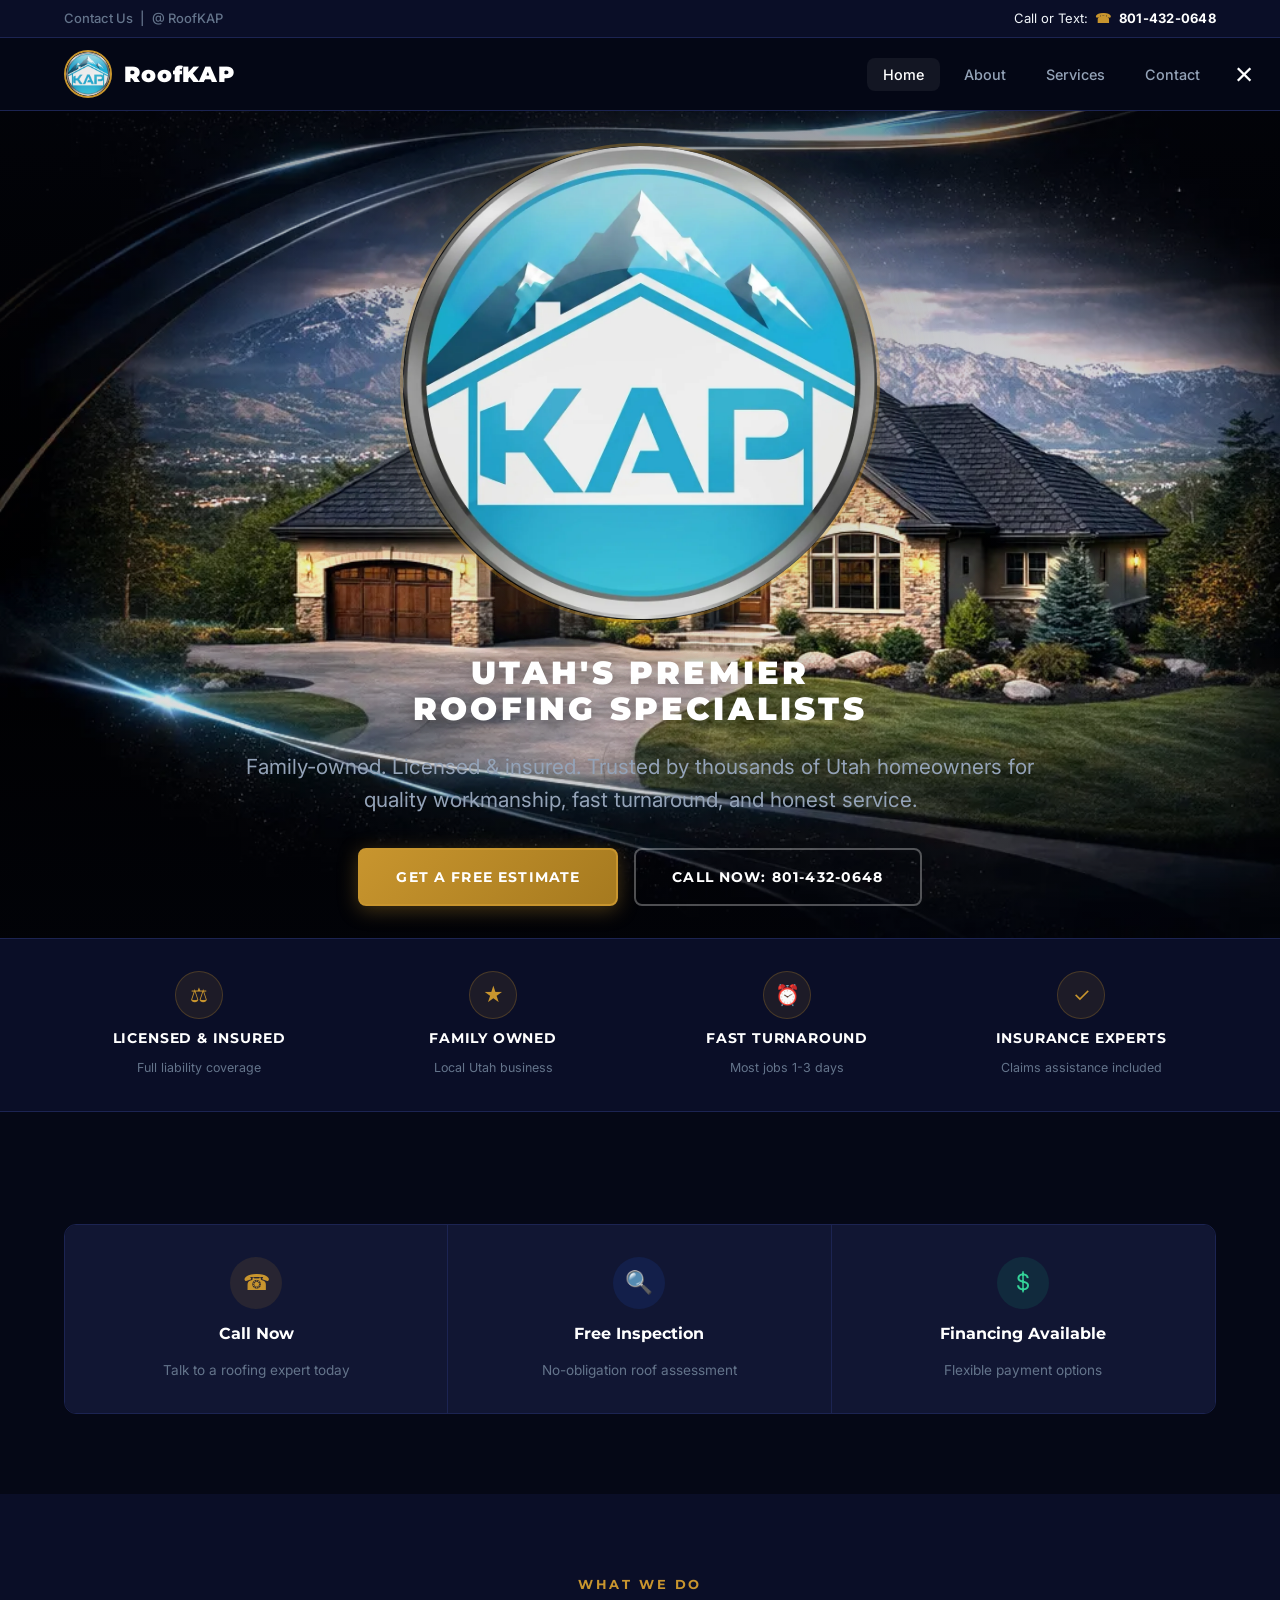
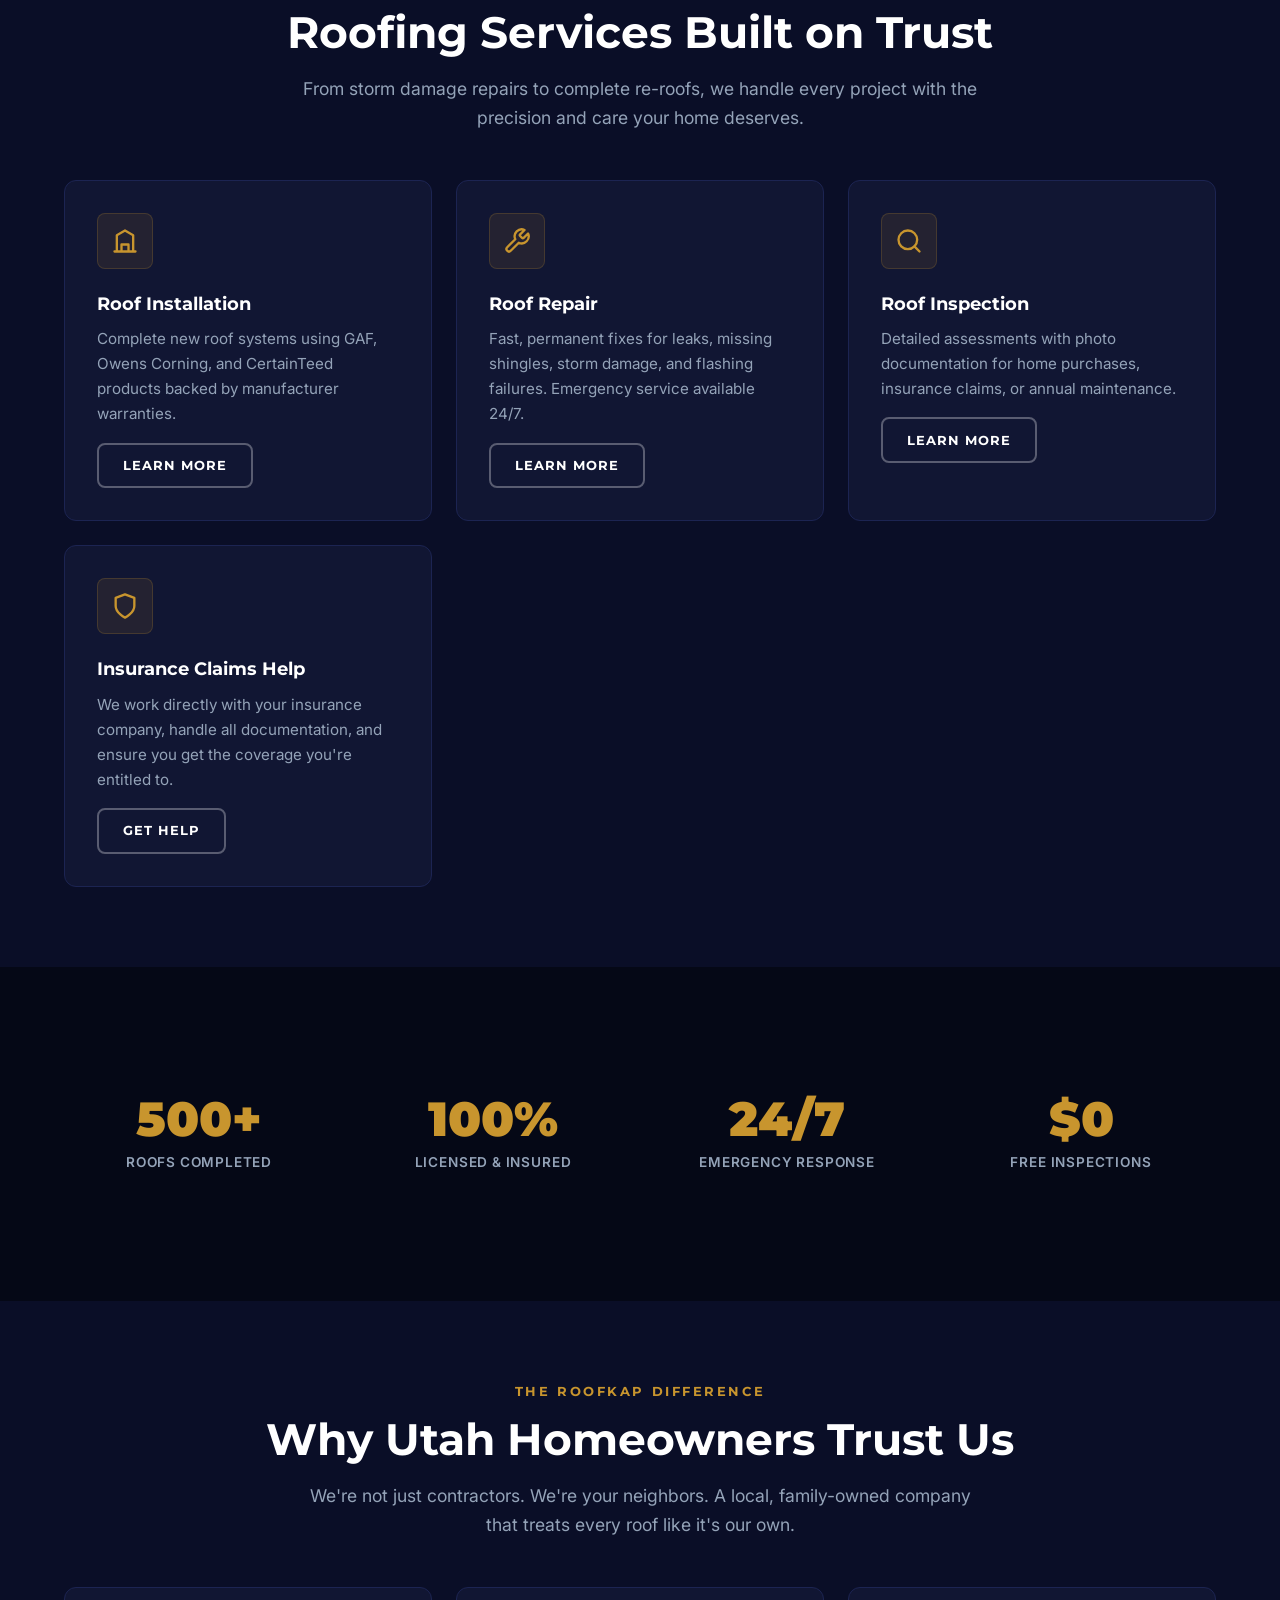
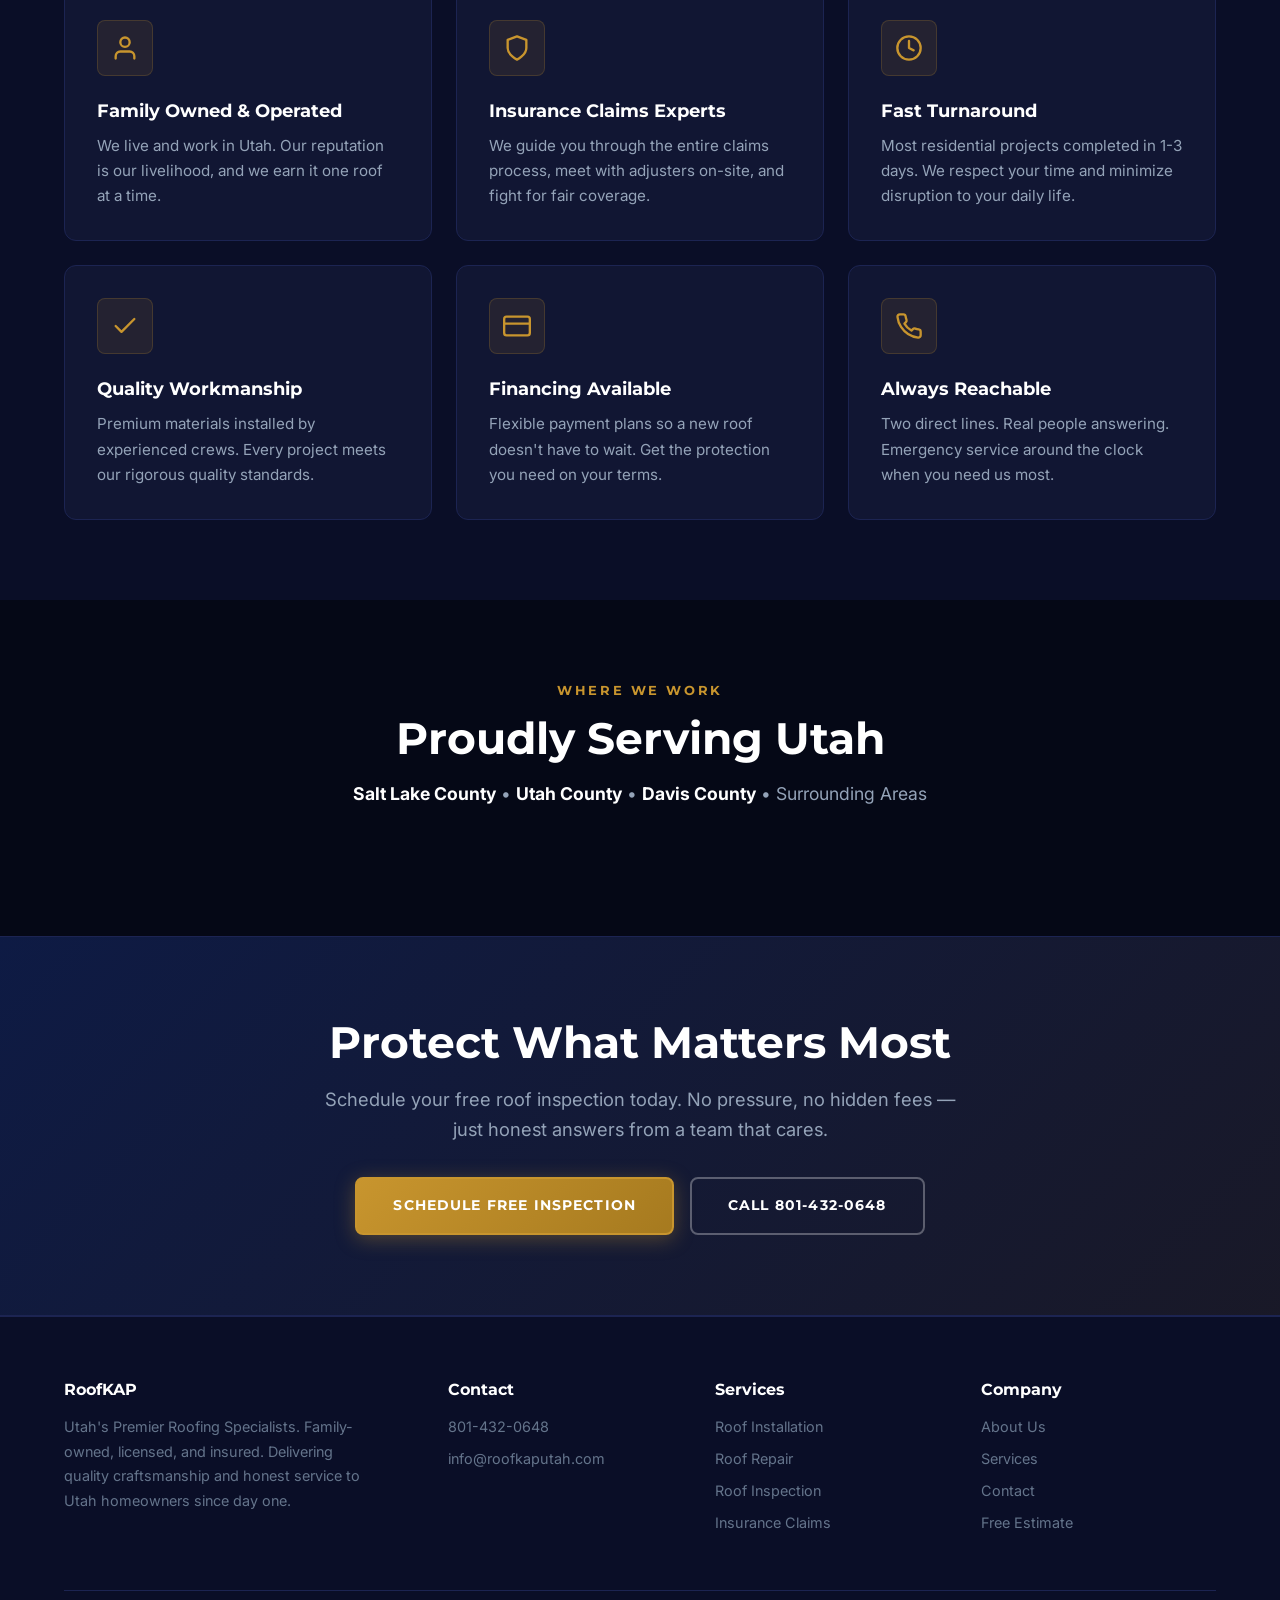
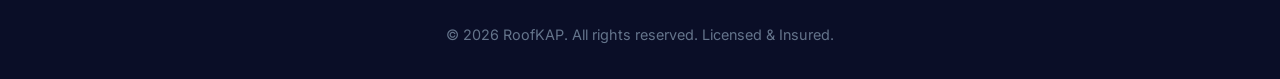
<file: index.html>
<!DOCTYPE html>
<html lang="en">
<head>
  <meta charset="UTF-8">
  <meta name="viewport" content="width=device-width, initial-scale=1.0">
  <meta name="description" content="RoofKAP - Utah's Premier Roofing Specialists. Family-owned roofing contractor serving Salt Lake City, Utah County &amp; Davis County. Free inspections, insurance claims help, financing available.">
  <meta name="keywords" content="Utah roofing, roof repair Salt Lake City, roof replacement Utah, insurance claims roofing, roofing contractor">
  <meta name="author" content="RoofKAP">

  <link rel="canonical" href="https://roofkaputah.com/">

  <meta property="og:type" content="website">
  <meta property="og:url" content="https://roofkaputah.com/">
  <meta property="og:title" content="RoofKAP - Utah's Premier Roofing Specialists">
  <meta property="og:description" content="Family-owned. Licensed &amp; insured. Free inspections &amp; financing available. Call 801-432-0648.">
  <meta property="og:image" content="https://roofkaputah.com/images/og-image.png">
  <meta property="og:image:width" content="1200">
  <meta property="og:image:height" content="630">
  <meta name="twitter:card" content="summary_large_image">
  <meta name="twitter:title" content="RoofKAP - Utah's Premier Roofing Specialists">
  <meta name="twitter:description" content="Family-owned. Licensed &amp; insured. Free inspections &amp; financing available. Call 801-432-0648.">
  <meta name="twitter:image" content="https://roofkaputah.com/images/og-image.png">

  <title>RoofKAP - Utah's Premier Roofing Specialists</title>

  <link rel="icon" type="image/x-icon" href="images/logo/favicon.ico">
  <link rel="preconnect" href="https://fonts.googleapis.com">
  <link rel="preconnect" href="https://fonts.gstatic.com" crossorigin>
  <link href="https://fonts.googleapis.com/css2?family=Inter:wght@400;500;600;700&family=Montserrat:wght@700;900&display=swap" rel="stylesheet">

  <link rel="stylesheet" href="css/main.css">
  <link rel="stylesheet" href="css/responsive.css">

  <script type="application/ld+json">
  {
    "@context": "https://schema.org",
    "@type": "RoofingContractor",
    "name": "RoofKAP",
    "url": "https://roofkaputah.com",
    "logo": "https://roofkaputah.com/images/logo/logo.png",
    "image": "https://roofkaputah.com/images/og-image.png",
    "description": "Utah's Premier Roofing Specialists. Family-owned roofing contractor serving Salt Lake City, Utah County & Davis County. Free inspections, insurance claims help, financing available.",
    "telephone": "801-432-0648",
    "email": "info@roofkaputah.com",
    "areaServed": {
      "@type": "State",
      "name": "Utah"
    },
    "serviceArea": {
      "@type": "GeoCircle",
      "geoMidpoint": {
        "@type": "GeoCoordinates",
        "latitude": 40.7608,
        "longitude": -111.8910
      },
      "geoRadius": "150 mi"
    },
    "hasOfferCatalog": {
      "@type": "OfferCatalog",
      "name": "Roofing Services",
      "itemListElement": [
        {
          "@type": "Offer",
          "itemOffered": {
            "@type": "Service",
            "name": "Roof Installation",
            "description": "Complete new roof systems using GAF, Owens Corning, and CertainTeed products backed by manufacturer warranties."
          }
        },
        {
          "@type": "Offer",
          "itemOffered": {
            "@type": "Service",
            "name": "Roof Repair",
            "description": "Fast, permanent fixes for leaks, missing shingles, storm damage, and flashing failures. Emergency service available 24/7."
          }
        },
        {
          "@type": "Offer",
          "itemOffered": {
            "@type": "Service",
            "name": "Roof Inspection",
            "description": "Detailed assessments with photo documentation for home purchases, insurance claims, or annual maintenance."
          }
        },
        {
          "@type": "Offer",
          "itemOffered": {
            "@type": "Service",
            "name": "Insurance Claims Assistance",
            "description": "Full insurance claims handling including documentation, adjuster meetings, and project management."
          }
        }
      ]
    },
    "openingHoursSpecification": [
      {
        "@type": "OpeningHoursSpecification",
        "dayOfWeek": ["Monday", "Tuesday", "Wednesday", "Thursday", "Friday"],
        "opens": "07:00",
        "closes": "18:00"
      },
      {
        "@type": "OpeningHoursSpecification",
        "dayOfWeek": "Saturday",
        "opens": "08:00",
        "closes": "16:00"
      }
    ],
    "priceRange": "$$",
    "paymentAccepted": "Cash, Credit Card, Financing",
    "sameAs": []
  }
  </script>
</head>
<body>

  <!-- ════ TOP BAR ════ -->
  <div class="top-bar">
    <div class="container">
      <div class="top-bar-left">Contact Us&ensp;|&ensp;@ RoofKAP</div>
      <div class="top-bar-right">
        <span>Call or Text:&ensp;<a href="tel:8014320648" class="phone-link"><span class="phone-icon">&#9742;</span> 801-432-0648</a></span>
      </div>
    </div>
  </div>

  <!-- ════ HEADER ════ -->
  <header class="header">
    <nav class="nav-bar">
      <div class="container">
        <a href="index.html" class="logo">
          <picture><source srcset="images/logo/logo.webp" type="image/webp"><img src="images/logo/logo.png" alt="RoofKAP Logo" class="logo-image" width="48" height="48"></picture>
          <span class="logo-text">RoofKAP</span>
        </a>
        <ul class="nav-menu">
          <li><a href="index.html" class="nav-link active">Home</a></li>
          <li><a href="about.html" class="nav-link">About</a></li>
          <li><a href="services.html" class="nav-link">Services</a></li>
          <li><a href="contact.html" class="nav-link">Contact</a></li>
        </ul>
        <button class="mobile-menu-toggle" aria-label="Toggle navigation">&#9776;</button>
      </div>
    </nav>
  </header>

  <!-- ════ HERO ════ -->
  <section class="hero">
    <picture class="hero-background-wrap"><source srcset="images/hero/hero-home.webp" type="image/webp"><img src="images/hero/hero-home.png" alt="Luxury Utah home with mountain backdrop" class="hero-background" fetchpriority="high"></picture>
    <div class="hero-overlay"></div>
    <div class="hero-content">
      <picture><source srcset="images/logo/logo.webp" type="image/webp"><img src="images/logo/logo.png" alt="RoofKAP" class="hero-logo" width="480" height="480"></picture>
      <h1 class="hero-title">Utah's Premier<br>Roofing Specialists</h1>
      <p class="hero-subtitle">Family-owned. Licensed &amp; insured. Trusted by thousands of Utah homeowners for quality workmanship, fast turnaround, and honest service.</p>
      <div class="hero-actions">
        <a href="contact.html" class="btn btn-gold">Get a Free Estimate</a>
        <a href="tel:8014320648" class="btn btn-outline">Call Now: 801-432-0648</a>
      </div>
    </div>
  </section>

  <!-- ════ TRUST BAR ════ -->
  <div class="trust-bar">
    <div class="container">
      <div class="trust-items">
        <div class="trust-item">
          <div class="trust-icon">&#9878;</div>
          <span class="trust-label">Licensed &amp; Insured</span>
          <p class="trust-sublabel">Full liability coverage</p>
        </div>
        <div class="trust-item">
          <div class="trust-icon">&#9733;</div>
          <span class="trust-label">Family Owned</span>
          <p class="trust-sublabel">Local Utah business</p>
        </div>
        <div class="trust-item">
          <div class="trust-icon">&#9200;</div>
          <span class="trust-label">Fast Turnaround</span>
          <p class="trust-sublabel">Most jobs 1-3 days</p>
        </div>
        <div class="trust-item">
          <div class="trust-icon">&#10003;</div>
          <span class="trust-label">Insurance Experts</span>
          <p class="trust-sublabel">Claims assistance included</p>
        </div>
      </div>
    </div>
  </div>

  <!-- ════ 3 HIGHLIGHT CTAs ════ -->
  <section class="section">
    <div class="container">
      <div class="highlight-strip">
        <a href="tel:8014320648" class="highlight-item">
          <div class="highlight-icon gold">&#9742;</div>
          <span class="highlight-title">Call Now</span>
          <p class="highlight-text">Talk to a roofing expert today</p>
        </a>
        <a href="contact.html" class="highlight-item">
          <div class="highlight-icon blue">&#128269;</div>
          <span class="highlight-title">Free Inspection</span>
          <p class="highlight-text">No-obligation roof assessment</p>
        </a>
        <a href="contact.html?service=financing" class="highlight-item">
          <div class="highlight-icon green">&#36;</div>
          <span class="highlight-title">Financing Available</span>
          <p class="highlight-text">Flexible payment options</p>
        </a>
      </div>
    </div>
  </section>

  <!-- ════ SERVICES ════ -->
  <section class="section section-alt">
    <div class="container">
      <p class="section-label text-center">What We Do</p>
      <h2 class="section-heading text-center">Roofing Services Built on Trust</h2>
      <p class="section-subtext">From storm damage repairs to complete re-roofs, we handle every project with the precision and care your home deserves.</p>

      <div class="cards-grid">
        <!-- Installation -->
        <div class="card">
          <div class="card-icon-wrap">
            <svg viewBox="0 0 24 24"><path d="M3 21h18M5 21V7l7-4 7 4v14M9 21v-6h6v6"/></svg>
          </div>
          <h3>Roof Installation</h3>
          <p>Complete new roof systems using GAF, Owens Corning, and CertainTeed products backed by manufacturer warranties.</p>
          <a href="services.html" class="btn btn-outline btn-sm">Learn More</a>
        </div>
        <!-- Repair -->
        <div class="card">
          <div class="card-icon-wrap">
            <svg viewBox="0 0 24 24"><path d="M14.7 6.3a1 1 0 000 1.4l1.6 1.6a1 1 0 001.4 0l3.77-3.77a6 6 0 01-7.94 7.94l-6.91 6.91a2.12 2.12 0 01-3-3l6.91-6.91a6 6 0 017.94-7.94l-3.76 3.76z"/></svg>
          </div>
          <h3>Roof Repair</h3>
          <p>Fast, permanent fixes for leaks, missing shingles, storm damage, and flashing failures. Emergency service available 24/7.</p>
          <a href="services.html" class="btn btn-outline btn-sm">Learn More</a>
        </div>
        <!-- Inspection -->
        <div class="card">
          <div class="card-icon-wrap">
            <svg viewBox="0 0 24 24"><circle cx="11" cy="11" r="8"/><line x1="21" y1="21" x2="16.65" y2="16.65"/></svg>
          </div>
          <h3>Roof Inspection</h3>
          <p>Detailed assessments with photo documentation for home purchases, insurance claims, or annual maintenance.</p>
          <a href="services.html" class="btn btn-outline btn-sm">Learn More</a>
        </div>
        <!-- Insurance -->
        <div class="card">
          <div class="card-icon-wrap">
            <svg viewBox="0 0 24 24"><path d="M12 22s8-4 8-10V5l-8-3-8 3v7c0 6 8 10 8 10z"/></svg>
          </div>
          <h3>Insurance Claims Help</h3>
          <p>We work directly with your insurance company, handle all documentation, and ensure you get the coverage you're entitled to.</p>
          <a href="contact.html" class="btn btn-outline btn-sm">Get Help</a>
        </div>
      </div>
    </div>
  </section>

  <!-- ════ STATS ════ -->
  <section class="section">
    <div class="container">
      <div class="stats-row">
        <div>
          <div class="stat-number">500+</div>
          <p class="stat-label">Roofs Completed</p>
        </div>
        <div>
          <div class="stat-number">100%</div>
          <p class="stat-label">Licensed &amp; Insured</p>
        </div>
        <div>
          <div class="stat-number">24/7</div>
          <p class="stat-label">Emergency Response</p>
        </div>
        <div>
          <div class="stat-number">$0</div>
          <p class="stat-label">Free Inspections</p>
        </div>
      </div>
    </div>
  </section>

  <!-- ════ WHY CHOOSE US ════ -->
  <section class="section section-alt">
    <div class="container">
      <p class="section-label text-center">The RoofKAP Difference</p>
      <h2 class="section-heading text-center">Why Utah Homeowners Trust Us</h2>
      <p class="section-subtext">We're not just contractors. We're your neighbors. A local, family-owned company that treats every roof like it's our own.</p>

      <div class="cards-grid">
        <div class="card">
          <div class="card-icon-wrap">
            <svg viewBox="0 0 24 24"><path d="M20 21v-2a4 4 0 00-4-4H8a4 4 0 00-4 4v2M12 3a4 4 0 100 8 4 4 0 000-8z"/></svg>
          </div>
          <h3>Family Owned &amp; Operated</h3>
          <p>We live and work in Utah. Our reputation is our livelihood, and we earn it one roof at a time.</p>
        </div>
        <div class="card">
          <div class="card-icon-wrap">
            <svg viewBox="0 0 24 24"><path d="M12 22s8-4 8-10V5l-8-3-8 3v7c0 6 8 10 8 10z"/></svg>
          </div>
          <h3>Insurance Claims Experts</h3>
          <p>We guide you through the entire claims process, meet with adjusters on-site, and fight for fair coverage.</p>
        </div>
        <div class="card">
          <div class="card-icon-wrap">
            <svg viewBox="0 0 24 24"><circle cx="12" cy="12" r="10"/><polyline points="12 6 12 12 16 14"/></svg>
          </div>
          <h3>Fast Turnaround</h3>
          <p>Most residential projects completed in 1-3 days. We respect your time and minimize disruption to your daily life.</p>
        </div>
        <div class="card">
          <div class="card-icon-wrap">
            <svg viewBox="0 0 24 24"><polyline points="20 6 9 17 4 12"/></svg>
          </div>
          <h3>Quality Workmanship</h3>
          <p>Premium materials installed by experienced crews. Every project meets our rigorous quality standards.</p>
        </div>
        <div class="card">
          <div class="card-icon-wrap">
            <svg viewBox="0 0 24 24"><rect x="1" y="4" width="22" height="16" rx="2" ry="2"/><line x1="1" y1="10" x2="23" y2="10"/></svg>
          </div>
          <h3>Financing Available</h3>
          <p>Flexible payment plans so a new roof doesn't have to wait. Get the protection you need on your terms.</p>
        </div>
        <div class="card">
          <div class="card-icon-wrap">
            <svg viewBox="0 0 24 24"><path d="M22 16.92v3a2 2 0 01-2.18 2 19.79 19.79 0 01-8.63-3.07 19.5 19.5 0 01-6-6A19.79 19.79 0 012.12 4.18 2 2 0 014.11 2h3a2 2 0 012 1.72c.127.96.361 1.903.7 2.81a2 2 0 01-.45 2.11L8.09 9.91a16 16 0 006 6l1.27-1.27a2 2 0 012.11-.45c.907.339 1.85.573 2.81.7A2 2 0 0122 16.92z"/></svg>
          </div>
          <h3>Always Reachable</h3>
          <p>Two direct lines. Real people answering. Emergency service around the clock when you need us most.</p>
        </div>
      </div>
    </div>
  </section>

  <!-- ════ SERVICE AREAS ════ -->
  <section class="section">
    <div class="container text-center">
      <p class="section-label">Where We Work</p>
      <h2 class="section-heading">Proudly Serving Utah</h2>
      <p class="section-subtext"><strong style="color:var(--white)">Salt Lake County</strong> &bull; <strong style="color:var(--white)">Utah County</strong> &bull; <strong style="color:var(--white)">Davis County</strong> &bull; Surrounding Areas</p>
    </div>
  </section>

  <!-- ════ CTA ════ -->
  <section class="cta-section">
    <div class="container">
      <h2>Protect What Matters Most</h2>
      <p>Schedule your free roof inspection today. No pressure, no hidden fees — just honest answers from a team that cares.</p>
      <div class="cta-actions">
        <a href="contact.html" class="btn btn-gold">Schedule Free Inspection</a>
        <a href="tel:8014320648" class="btn btn-outline">Call 801-432-0648</a>
      </div>
    </div>
  </section>

  <!-- ════ FOOTER ════ -->
  <footer class="footer">
    <div class="container">
      <div class="footer-grid">
        <div class="footer-brand">
          <h3>RoofKAP</h3>
          <p>Utah's Premier Roofing Specialists. Family-owned, licensed, and insured. Delivering quality craftsmanship and honest service to Utah homeowners since day one.</p>
        </div>
        <div>
          <h3>Contact</h3>
          <ul>
            <li><a href="tel:8014320648">801-432-0648</a></li>
            <li><a href="mailto:info@roofkaputah.com">info@roofkaputah.com</a></li>
          </ul>
        </div>
        <div>
          <h3>Services</h3>
          <ul>
            <li><a href="services.html">Roof Installation</a></li>
            <li><a href="services.html">Roof Repair</a></li>
            <li><a href="services.html">Roof Inspection</a></li>
            <li><a href="services.html">Insurance Claims</a></li>
          </ul>
        </div>
        <div>
          <h3>Company</h3>
          <ul>
            <li><a href="about.html">About Us</a></li>
            <li><a href="services.html">Services</a></li>
            <li><a href="contact.html">Contact</a></li>
            <li><a href="contact.html">Free Estimate</a></li>
          </ul>
        </div>
      </div>
      <div class="footer-bottom">
        <p>&copy; 2026 RoofKAP. All rights reserved. Licensed &amp; Insured.</p>
      </div>
    </div>
  </footer>

  <script src="js/main.js"></script>
  <script src="js/mobile-menu.js"></script>
</body>
</html>
</file>
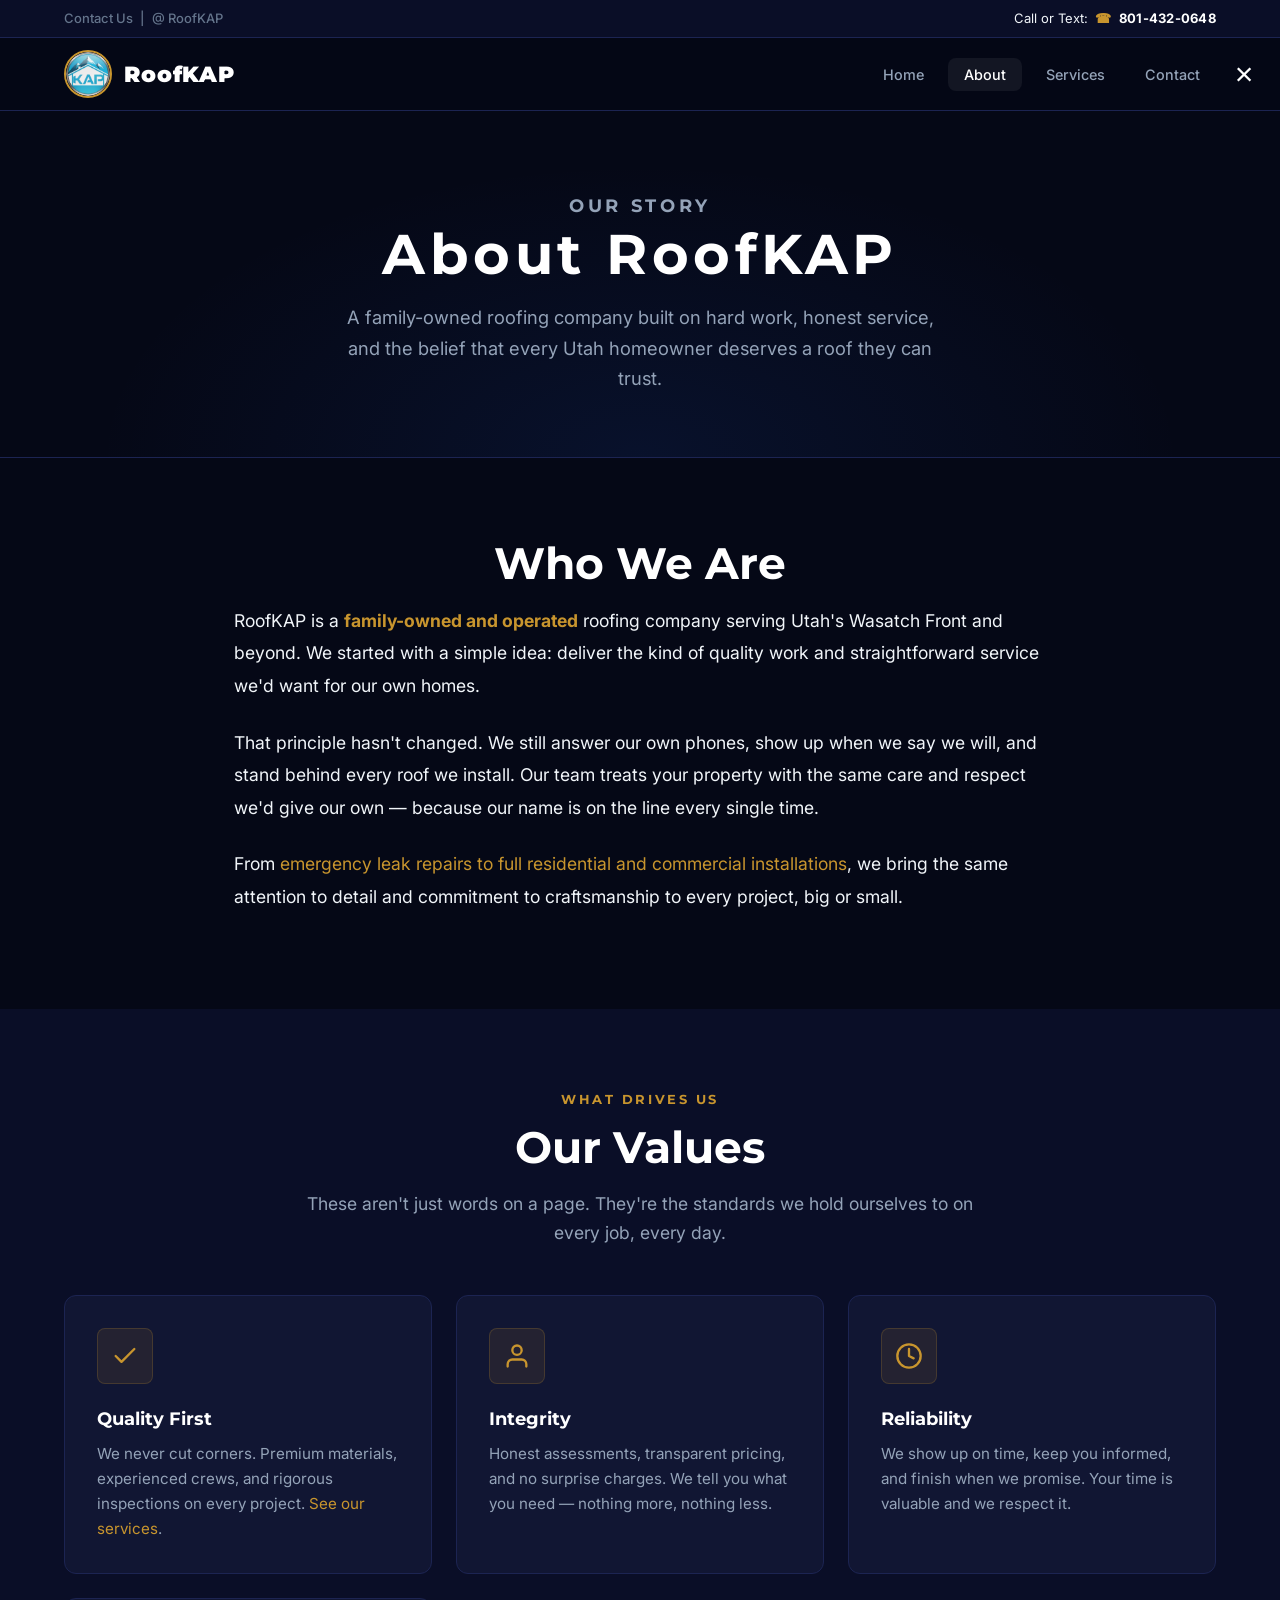
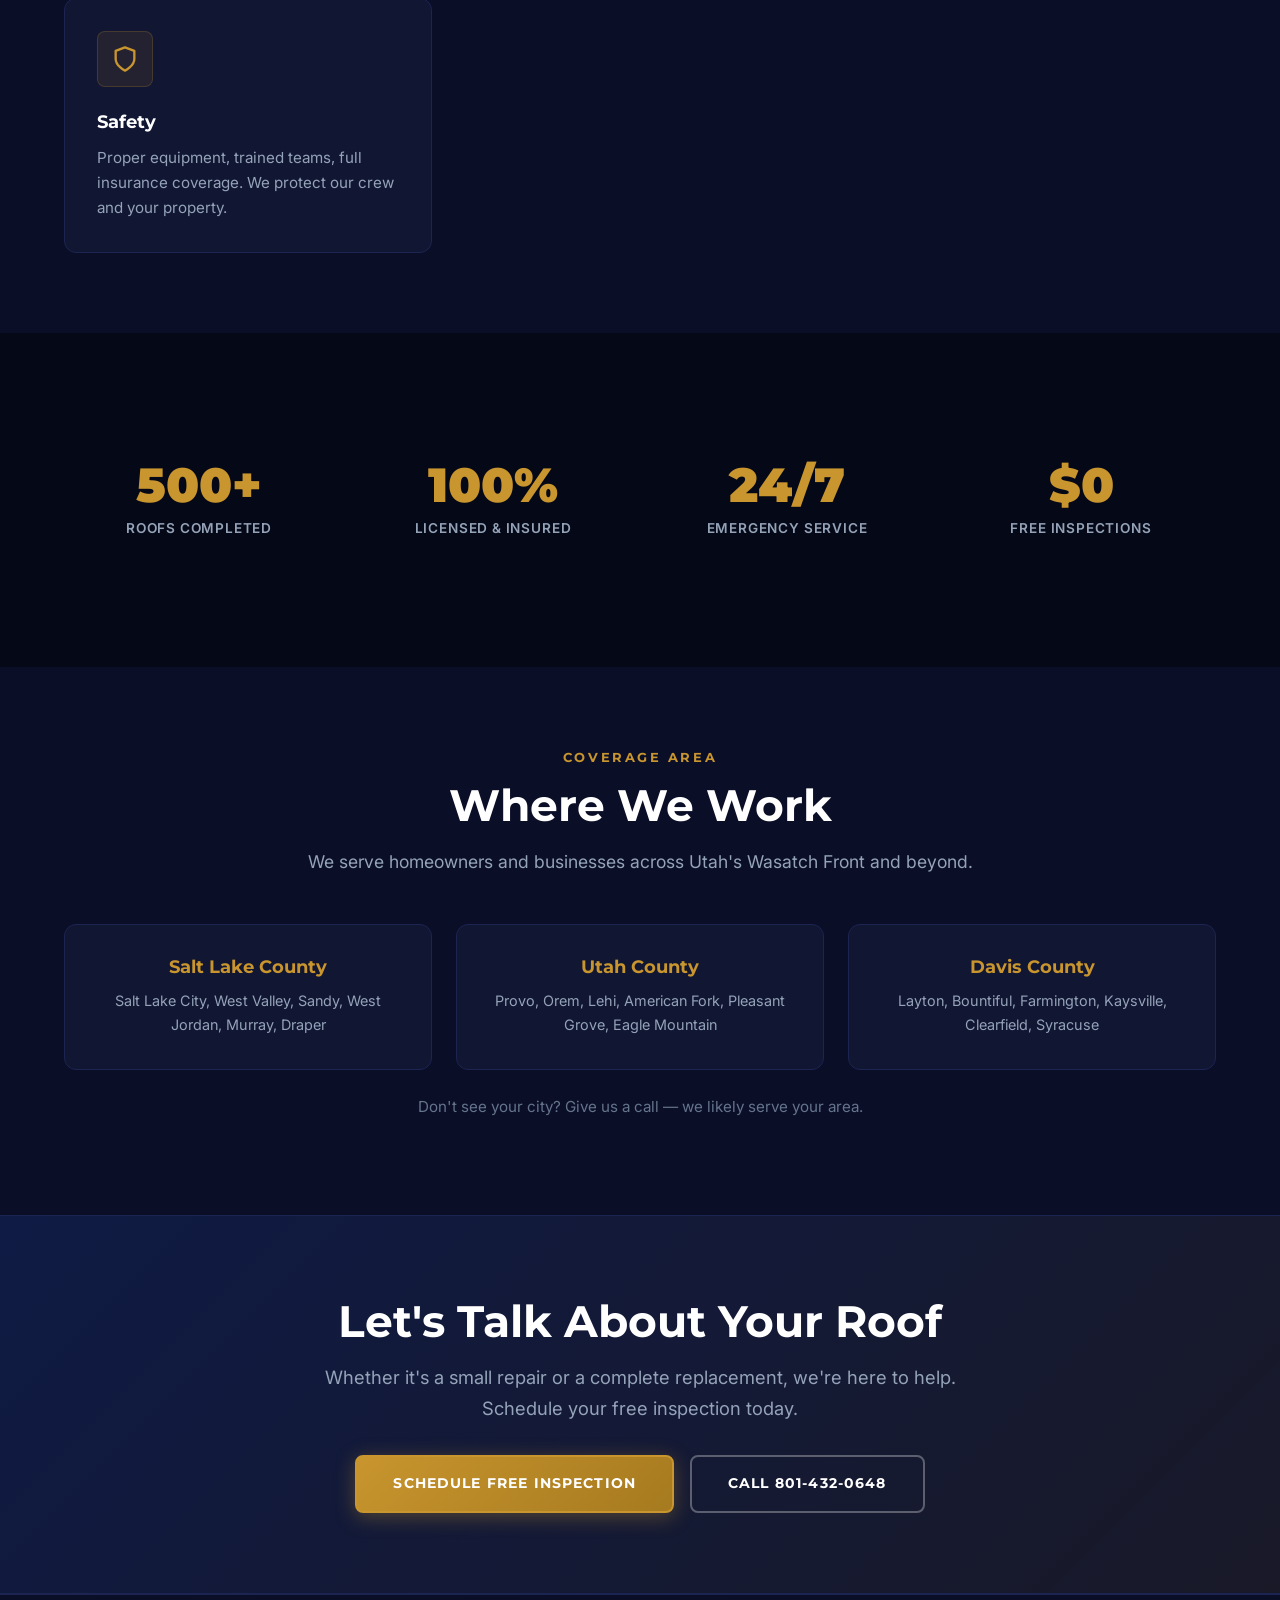
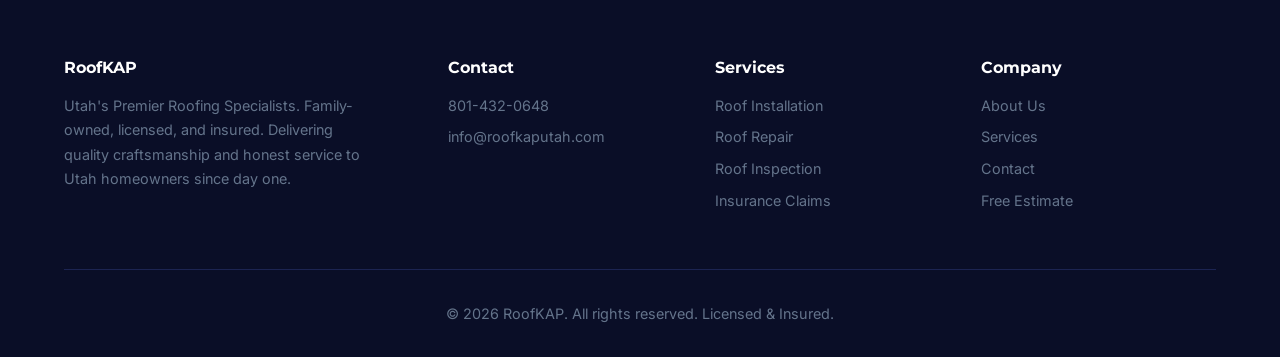
<file: about.html>
<!DOCTYPE html>
<html lang="en">
<head>
  <meta charset="UTF-8">
  <meta name="viewport" content="width=device-width, initial-scale=1.0">
  <meta name="description" content="RoofKAP is a family-owned, licensed and insured roofing company in Utah. Learn about our commitment to quality workmanship and honest service.">
  <link rel="canonical" href="https://roofkaputah.com/about.html">

  <meta property="og:type" content="website">
  <meta property="og:url" content="https://roofkaputah.com/about.html">
  <meta property="og:title" content="About Us - RoofKAP">
  <meta property="og:description" content="Family-owned Utah roofing company. Licensed, insured, and committed to quality workmanship.">
  <meta property="og:image" content="https://roofkaputah.com/images/og-image.png">
  <meta property="og:image:width" content="1200">
  <meta property="og:image:height" content="630">
  <meta name="twitter:card" content="summary_large_image">
  <meta name="twitter:image" content="https://roofkaputah.com/images/og-image.png">
  <title>About Us - RoofKAP</title>
  <link rel="icon" type="image/x-icon" href="images/logo/favicon.ico">
  <link rel="preconnect" href="https://fonts.googleapis.com">
  <link rel="preconnect" href="https://fonts.gstatic.com" crossorigin>
  <link href="https://fonts.googleapis.com/css2?family=Inter:wght@400;500;600;700&family=Montserrat:wght@700;900&display=swap" rel="stylesheet">
  <link rel="stylesheet" href="css/main.css">
  <link rel="stylesheet" href="css/responsive.css">

  <script type="application/ld+json">
  {
    "@context": "https://schema.org",
    "@type": "BreadcrumbList",
    "itemListElement": [
      {
        "@type": "ListItem",
        "position": 1,
        "name": "Home",
        "item": "https://roofkaputah.com/"
      },
      {
        "@type": "ListItem",
        "position": 2,
        "name": "About Us"
      }
    ]
  }
  </script>
</head>
<body>

  <!-- ════ TOP BAR ════ -->
  <div class="top-bar">
    <div class="container">
      <div class="top-bar-left">Contact Us&ensp;|&ensp;@ RoofKAP</div>
      <div class="top-bar-right">
        <span>Call or Text:&ensp;<a href="tel:8014320648" class="phone-link"><span class="phone-icon">&#9742;</span> 801-432-0648</a></span>
      </div>
    </div>
  </div>

  <!-- ════ HEADER ════ -->
  <header class="header">
    <nav class="nav-bar">
      <div class="container">
        <a href="index.html" class="logo">
          <picture><source srcset="images/logo/logo.webp" type="image/webp"><img src="images/logo/logo.png" alt="RoofKAP Logo" class="logo-image" width="48" height="48"></picture>
          <span class="logo-text">RoofKAP</span>
        </a>
        <ul class="nav-menu">
          <li><a href="index.html" class="nav-link">Home</a></li>
          <li><a href="about.html" class="nav-link active">About</a></li>
          <li><a href="services.html" class="nav-link">Services</a></li>
          <li><a href="contact.html" class="nav-link">Contact</a></li>
        </ul>
        <button class="mobile-menu-toggle" aria-label="Toggle navigation">&#9776;</button>
      </div>
    </nav>
  </header>

  <!-- ════ PAGE HEADER ════ -->
  <section class="page-header">
    <div class="container">
      <p class="section-label">Our Story</p>
      <h1>About RoofKAP</h1>
      <p>A family-owned roofing company built on hard work, honest service, and the belief that every Utah homeowner deserves a roof they can trust.</p>
    </div>
  </section>

  <!-- ════ WHO WE ARE ════ -->
  <section class="section">
    <div class="container" style="max-width:860px;">
      <h2 class="section-heading text-center">Who We Are</h2>
      <p style="font-size:1.1rem; line-height:1.85; color:var(--text-primary); margin-bottom:var(--sp-6);">
        RoofKAP is a <strong style="color:var(--gold)">family-owned and operated</strong> roofing company serving Utah's Wasatch Front and beyond. We started with a simple idea: deliver the kind of quality work and straightforward service we'd want for our own homes.
      </p>
      <p style="font-size:1.1rem; line-height:1.85; color:var(--text-primary); margin-bottom:var(--sp-6);">
        That principle hasn't changed. We still answer our own phones, show up when we say we will, and stand behind every roof we install. Our team treats your property with the same care and respect we'd give our own — because our name is on the line every single time.
      </p>
      <p style="font-size:1.1rem; line-height:1.85; color:var(--text-primary);">
        From <a href="services.html" style="color:var(--gold)">emergency leak repairs to full residential and commercial installations</a>, we bring the same attention to detail and commitment to craftsmanship to every project, big or small.
      </p>
    </div>
  </section>

  <!-- ════ VALUES ════ -->
  <section class="section section-alt">
    <div class="container">
      <p class="section-label text-center">What Drives Us</p>
      <h2 class="section-heading text-center">Our Values</h2>
      <p class="section-subtext">These aren't just words on a page. They're the standards we hold ourselves to on every job, every day.</p>

      <div class="cards-grid">
        <div class="card">
          <div class="card-icon-wrap">
            <svg viewBox="0 0 24 24"><polyline points="20 6 9 17 4 12"/></svg>
          </div>
          <h3>Quality First</h3>
          <p>We never cut corners. Premium materials, experienced crews, and rigorous inspections on every project. <a href="services.html">See our services</a>.</p>
        </div>
        <div class="card">
          <div class="card-icon-wrap">
            <svg viewBox="0 0 24 24"><path d="M20 21v-2a4 4 0 00-4-4H8a4 4 0 00-4 4v2M12 3a4 4 0 100 8 4 4 0 000-8z"/></svg>
          </div>
          <h3>Integrity</h3>
          <p>Honest assessments, transparent pricing, and no surprise charges. We tell you what you need — nothing more, nothing less.</p>
        </div>
        <div class="card">
          <div class="card-icon-wrap">
            <svg viewBox="0 0 24 24"><circle cx="12" cy="12" r="10"/><polyline points="12 6 12 12 16 14"/></svg>
          </div>
          <h3>Reliability</h3>
          <p>We show up on time, keep you informed, and finish when we promise. Your time is valuable and we respect it.</p>
        </div>
        <div class="card">
          <div class="card-icon-wrap">
            <svg viewBox="0 0 24 24"><path d="M12 22s8-4 8-10V5l-8-3-8 3v7c0 6 8 10 8 10z"/></svg>
          </div>
          <h3>Safety</h3>
          <p>Proper equipment, trained teams, full insurance coverage. We protect our crew and your property.</p>
        </div>
      </div>
    </div>
  </section>

  <!-- ════ STATS ════ -->
  <section class="section">
    <div class="container">
      <div class="stats-row">
        <div>
          <div class="stat-number">500+</div>
          <p class="stat-label">Roofs Completed</p>
        </div>
        <div>
          <div class="stat-number">100%</div>
          <p class="stat-label">Licensed &amp; Insured</p>
        </div>
        <div>
          <div class="stat-number">24/7</div>
          <p class="stat-label">Emergency Service</p>
        </div>
        <div>
          <div class="stat-number">$0</div>
          <p class="stat-label">Free Inspections</p>
        </div>
      </div>
    </div>
  </section>

  <!-- ════ SERVICE AREAS ════ -->
  <section class="section section-alt">
    <div class="container">
      <p class="section-label text-center">Coverage Area</p>
      <h2 class="section-heading text-center">Where We Work</h2>
      <p class="section-subtext">We serve homeowners and businesses across Utah's Wasatch Front and beyond.</p>

      <div class="cards-grid" style="grid-template-columns: repeat(3, 1fr);">
        <div class="card" style="text-align:center;">
          <h3 style="color:var(--gold); font-size:1.1rem;">Salt Lake County</h3>
          <p style="font-size:0.9rem;">Salt Lake City, West Valley, Sandy, West Jordan, Murray, Draper</p>
        </div>
        <div class="card" style="text-align:center;">
          <h3 style="color:var(--gold); font-size:1.1rem;">Utah County</h3>
          <p style="font-size:0.9rem;">Provo, Orem, Lehi, American Fork, Pleasant Grove, Eagle Mountain</p>
        </div>
        <div class="card" style="text-align:center;">
          <h3 style="color:var(--gold); font-size:1.1rem;">Davis County</h3>
          <p style="font-size:0.9rem;">Layton, Bountiful, Farmington, Kaysville, Clearfield, Syracuse</p>
        </div>
      </div>

      <p class="text-center" style="color:var(--text-muted); margin-top:var(--sp-6); font-size:0.95rem;">Don't see your city? Give us a call — we likely serve your area.</p>
    </div>
  </section>

  <!-- ════ CTA ════ -->
  <section class="cta-section">
    <div class="container">
      <h2>Let's Talk About Your Roof</h2>
      <p>Whether it's a small repair or a complete replacement, we're here to help. Schedule your free inspection today.</p>
      <div class="cta-actions">
        <a href="contact.html" class="btn btn-gold">Schedule Free Inspection</a>
        <a href="tel:8014320648" class="btn btn-outline">Call 801-432-0648</a>
      </div>
    </div>
  </section>

  <!-- ════ FOOTER ════ -->
  <footer class="footer">
    <div class="container">
      <div class="footer-grid">
        <div class="footer-brand">
          <h3>RoofKAP</h3>
          <p>Utah's Premier Roofing Specialists. Family-owned, licensed, and insured. Delivering quality craftsmanship and honest service to Utah homeowners since day one.</p>
        </div>
        <div>
          <h3>Contact</h3>
          <ul>
            <li><a href="tel:8014320648">801-432-0648</a></li>
            <li><a href="mailto:info@roofkaputah.com">info@roofkaputah.com</a></li>
          </ul>
        </div>
        <div>
          <h3>Services</h3>
          <ul>
            <li><a href="services.html">Roof Installation</a></li>
            <li><a href="services.html">Roof Repair</a></li>
            <li><a href="services.html">Roof Inspection</a></li>
            <li><a href="services.html">Insurance Claims</a></li>
          </ul>
        </div>
        <div>
          <h3>Company</h3>
          <ul>
            <li><a href="about.html">About Us</a></li>
            <li><a href="services.html">Services</a></li>
            <li><a href="contact.html">Contact</a></li>
            <li><a href="contact.html">Free Estimate</a></li>
          </ul>
        </div>
      </div>
      <div class="footer-bottom">
        <p>&copy; 2026 RoofKAP. All rights reserved. Licensed &amp; Insured.</p>
      </div>
    </div>
  </footer>

  <script src="js/main.js"></script>
  <script src="js/mobile-menu.js"></script>
</body>
</html>
</file>
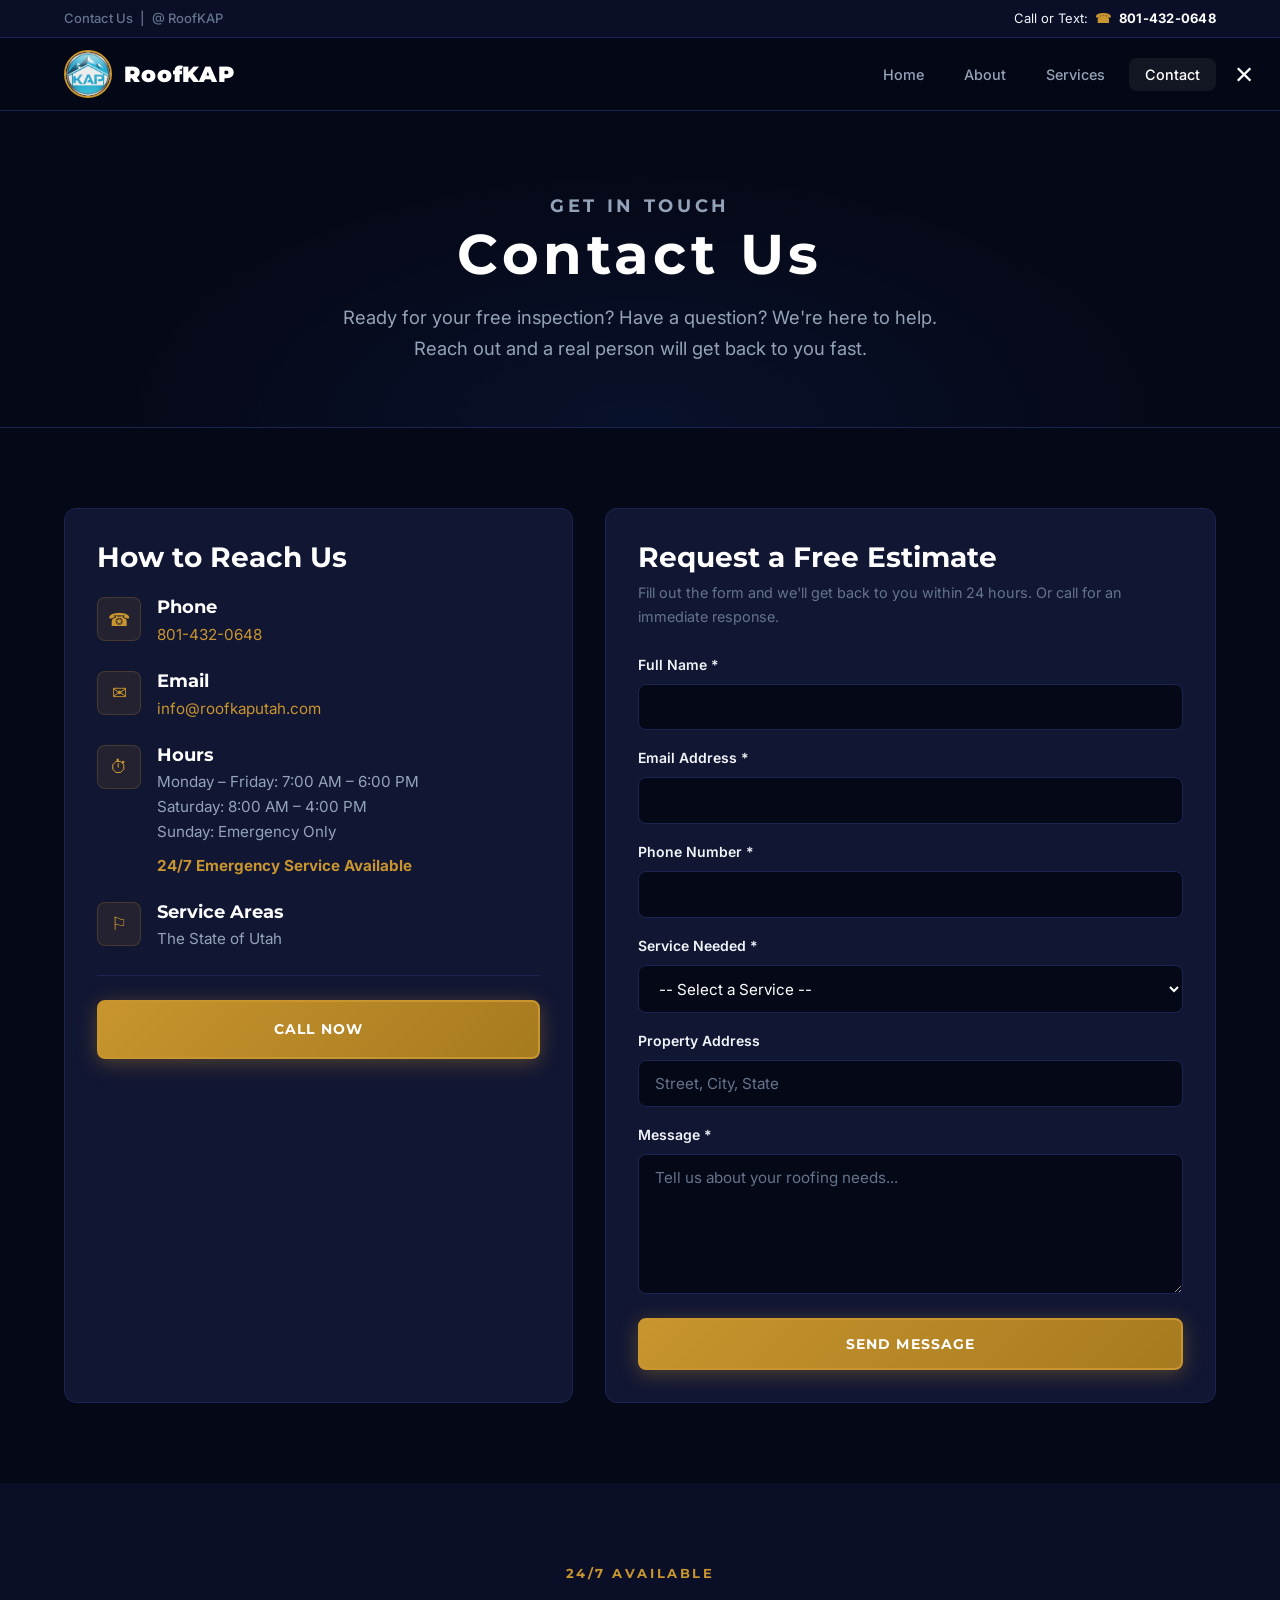
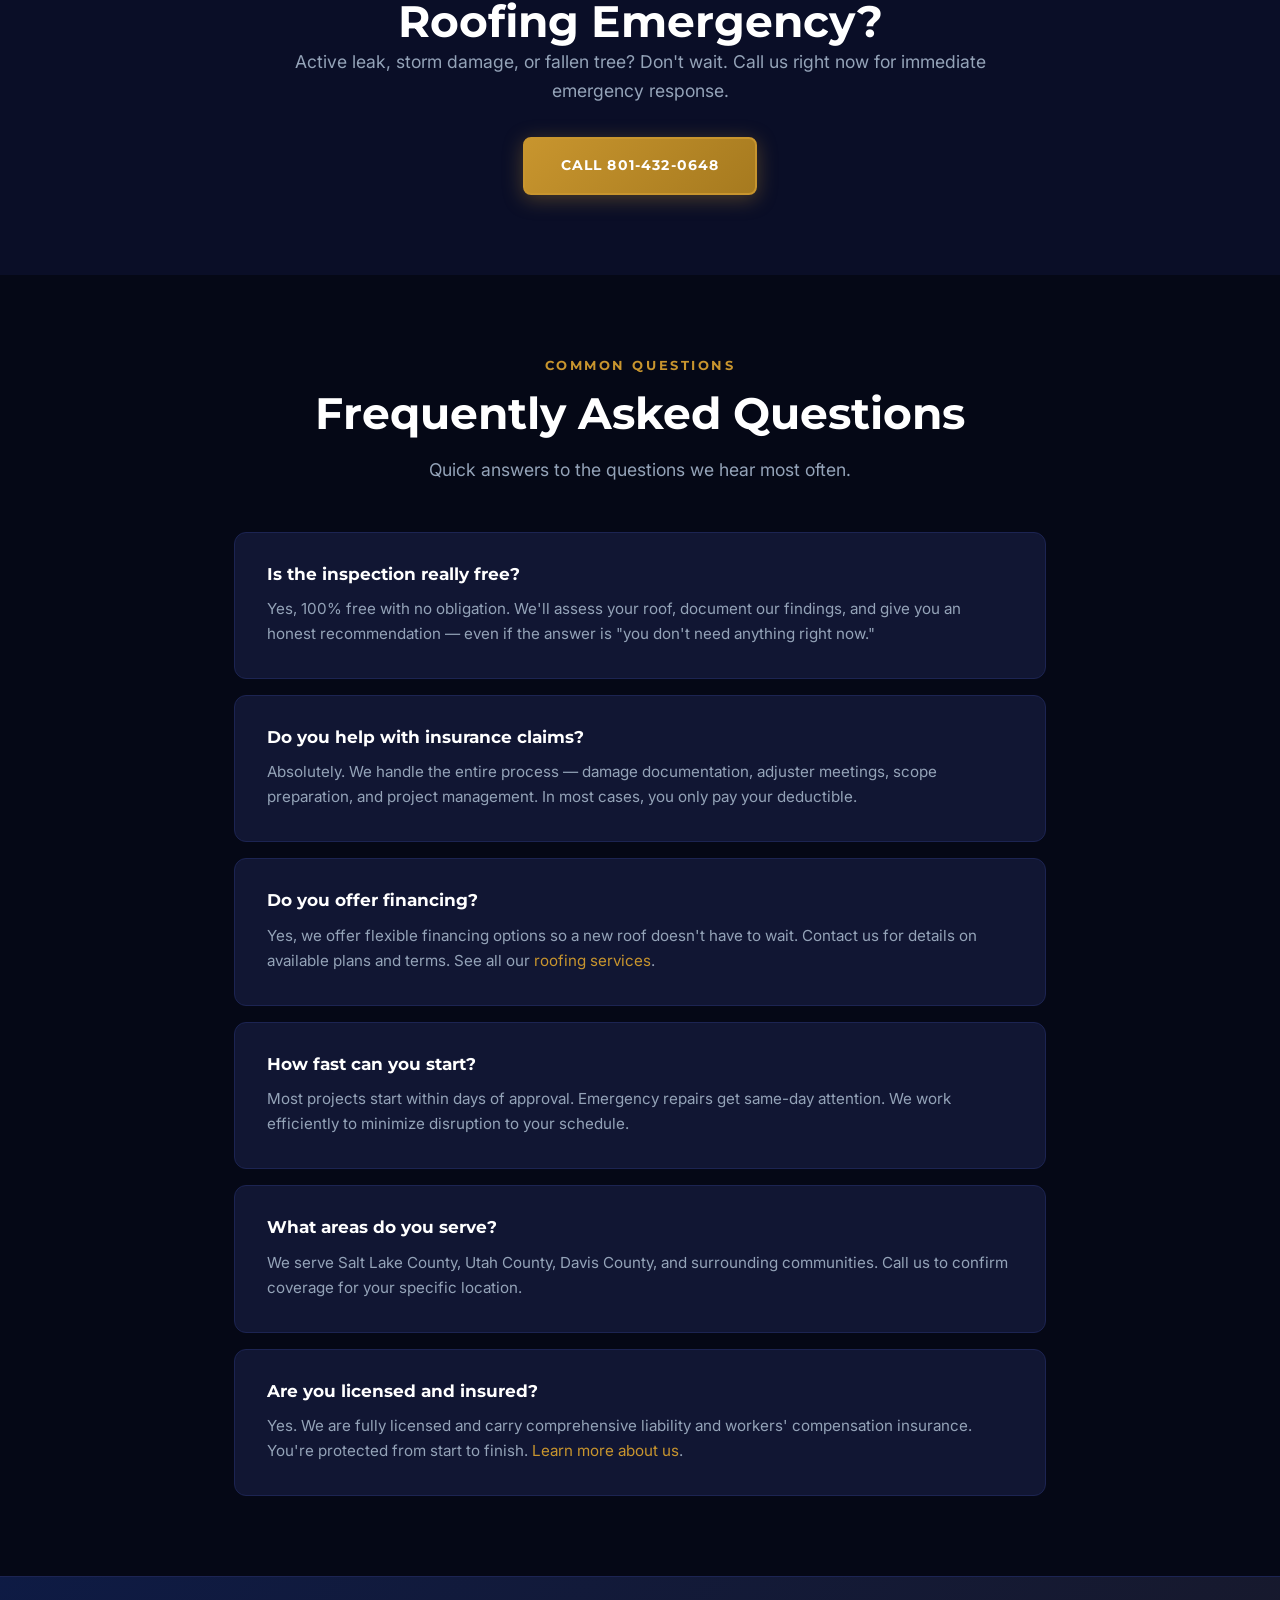
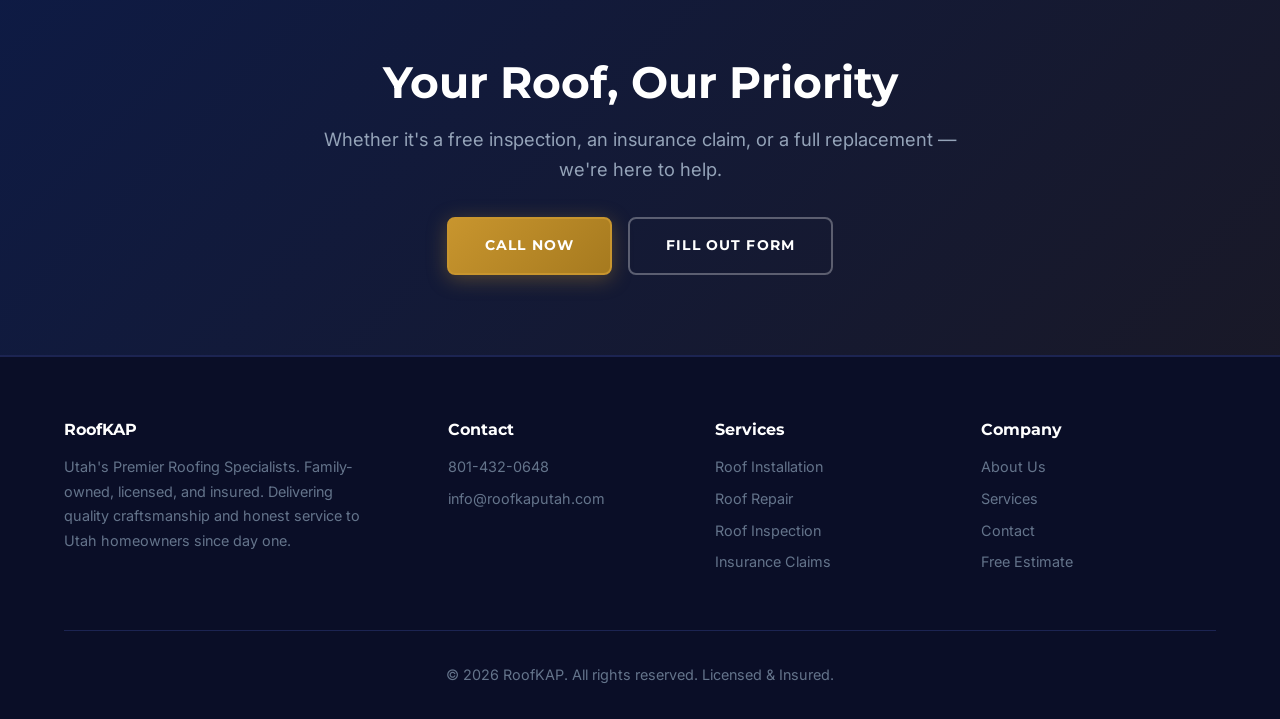
<file: contact.html>
<!DOCTYPE html>
<html lang="en">
<head>
  <meta charset="UTF-8">
  <meta name="viewport" content="width=device-width, initial-scale=1.0">
  <meta name="description" content="Contact RoofKAP for a free roof inspection. Call 801-432-0648. Serving the state of Utah.">
  <link rel="canonical" href="https://roofkaputah.com/contact.html">

  <meta property="og:type" content="website">
  <meta property="og:url" content="https://roofkaputah.com/contact.html">
  <meta property="og:title" content="Contact Us - RoofKAP">
  <meta property="og:description" content="Get a free roof inspection. Call 801-432-0648. Serving the state of Utah.">
  <meta property="og:image" content="https://roofkaputah.com/images/og-image.png">
  <meta property="og:image:width" content="1200">
  <meta property="og:image:height" content="630">
  <meta name="twitter:card" content="summary_large_image">
  <meta name="twitter:image" content="https://roofkaputah.com/images/og-image.png">
  <title>Contact Us - RoofKAP</title>
  <link rel="icon" type="image/x-icon" href="images/logo/favicon.ico">
  <link rel="preconnect" href="https://fonts.googleapis.com">
  <link rel="preconnect" href="https://fonts.gstatic.com" crossorigin>
  <link href="https://fonts.googleapis.com/css2?family=Inter:wght@400;500;600;700&family=Montserrat:wght@700;900&display=swap" rel="stylesheet">
  <link rel="stylesheet" href="css/main.css">
  <link rel="stylesheet" href="css/responsive.css">

  <script type="application/ld+json">
  {
    "@context": "https://schema.org",
    "@type": "BreadcrumbList",
    "itemListElement": [
      {
        "@type": "ListItem",
        "position": 1,
        "name": "Home",
        "item": "https://roofkaputah.com/"
      },
      {
        "@type": "ListItem",
        "position": 2,
        "name": "Contact Us"
      }
    ]
  }
  </script>
</head>
<body>

  <!-- ════ TOP BAR ════ -->
  <div class="top-bar">
    <div class="container">
      <div class="top-bar-left">Contact Us&ensp;|&ensp;@ RoofKAP</div>
      <div class="top-bar-right">
        <span>Call or Text:&ensp;<a href="tel:8014320648" class="phone-link"><span class="phone-icon">&#9742;</span> 801-432-0648</a></span>
      </div>
    </div>
  </div>

  <!-- ════ HEADER ════ -->
  <header class="header">
    <nav class="nav-bar">
      <div class="container">
        <a href="index.html" class="logo">
          <picture><source srcset="images/logo/logo.webp" type="image/webp"><img src="images/logo/logo.png" alt="RoofKAP Logo" class="logo-image" width="48" height="48"></picture>
          <span class="logo-text">RoofKAP</span>
        </a>
        <ul class="nav-menu">
          <li><a href="index.html" class="nav-link">Home</a></li>
          <li><a href="about.html" class="nav-link">About</a></li>
          <li><a href="services.html" class="nav-link">Services</a></li>
          <li><a href="contact.html" class="nav-link active">Contact</a></li>
        </ul>
        <button class="mobile-menu-toggle" aria-label="Toggle navigation">&#9776;</button>
      </div>
    </nav>
  </header>

  <!-- ════ PAGE HEADER ════ -->
  <section class="page-header">
    <div class="container">
      <p class="section-label">Get In Touch</p>
      <h1>Contact Us</h1>
      <p>Ready for your free inspection? Have a question? We're here to help. Reach out and a real person will get back to you fast.</p>
    </div>
  </section>

  <!-- ════ CONTACT SECTION ════ -->
  <section class="section">
    <div class="container">
      <div class="contact-grid">
        <!-- Info Column -->
        <div class="contact-info">
          <h3 style="margin-bottom:var(--sp-6);">How to Reach Us</h3>

          <div class="contact-item">
            <div class="contact-icon-wrap">&#9742;</div>
            <div class="contact-details">
              <h4>Phone</h4>
              <p><a href="tel:8014320648">801-432-0648</a></p>
            </div>
          </div>

          <div class="contact-item">
            <div class="contact-icon-wrap">&#9993;</div>
            <div class="contact-details">
              <h4>Email</h4>
              <p><a href="mailto:info@roofkaputah.com">info@roofkaputah.com</a></p>
            </div>
          </div>

          <div class="contact-item">
            <div class="contact-icon-wrap">&#9201;</div>
            <div class="contact-details">
              <h4>Hours</h4>
              <p>Monday &ndash; Friday: 7:00 AM &ndash; 6:00 PM</p>
              <p>Saturday: 8:00 AM &ndash; 4:00 PM</p>
              <p>Sunday: Emergency Only</p>
              <p style="margin-top:var(--sp-2);"><strong style="color:var(--gold);">24/7 Emergency Service Available</strong></p>
            </div>
          </div>

          <div class="contact-item">
            <div class="contact-icon-wrap">&#9872;</div>
            <div class="contact-details">
              <h4>Service Areas</h4>
              <p>The State of Utah</p>
            </div>
          </div>

          <!-- Highlight CTAs -->
          <div style="margin-top:var(--sp-6); padding-top:var(--sp-6); border-top:1px solid var(--border-subtle);">
            <a href="tel:8014320648" class="btn btn-gold btn-block" style="margin-bottom:var(--sp-3);">Call Now</a>
          </div>
        </div>

        <!-- Form Column -->
        <div class="contact-form-wrap">
          <h3 style="margin-bottom:var(--sp-2);">Request a Free Estimate</h3>
          <p style="margin-bottom:var(--sp-6); font-size:0.9rem; color:var(--text-muted);">Fill out the form and we'll get back to you within 24 hours. Or call for an immediate response.</p>

          <form action="https://formsubmit.co/info@roofkaputah.com" method="POST" id="contactForm">
            <!-- Spam protection (honeypot) -->
            <input type="text" name="_honey" style="display:none">
            <!-- Disable captcha for cleaner UX -->
            <input type="hidden" name="_captcha" value="false">
            <!-- Email subject line -->
            <input type="hidden" name="_subject" value="New Lead - RoofKAP Website">
            <!-- Redirect after submission -->
            <input type="hidden" name="_next" value="https://roofkaputah.com/contact.html?success=true">
            <!-- Use a nice email template -->
            <input type="hidden" name="_template" value="table">

            <div class="form-group">
              <label for="name" class="form-label">Full Name *</label>
              <input type="text" id="name" name="name" class="form-input" required>
            </div>

            <div class="form-group">
              <label for="email" class="form-label">Email Address *</label>
              <input type="email" id="email" name="email" class="form-input" required>
            </div>

            <div class="form-group">
              <label for="phone" class="form-label">Phone Number *</label>
              <input type="tel" id="phone" name="phone" class="form-input" required>
            </div>

            <div class="form-group">
              <label for="service" class="form-label">Service Needed *</label>
              <select id="service" name="service" class="form-select" required>
                <option value="">-- Select a Service --</option>
                <option value="Free Inspection">Free Roof Inspection</option>
                <option value="New Installation">New Roof Installation</option>
                <option value="Roof Replacement">Roof Replacement</option>
                <option value="Roof Repair">Roof Repair</option>
                <option value="Insurance Claim">Insurance Claim Help</option>
                <option value="Emergency Service">Emergency Service</option>
                <option value="Commercial">Commercial Roofing</option>
                <option value="Financing">Financing Information</option>
                <option value="Other">Other</option>
              </select>
            </div>

            <div class="form-group">
              <label for="address" class="form-label">Property Address</label>
              <input type="text" id="address" name="address" class="form-input" placeholder="Street, City, State">
            </div>

            <div class="form-group">
              <label for="message" class="form-label">Message *</label>
              <textarea id="message" name="message" class="form-textarea" required placeholder="Tell us about your roofing needs..."></textarea>
            </div>

            <button type="submit" class="btn btn-gold btn-block">Send Message</button>
          </form>

          <div id="successMessage" style="display:none; margin-top:var(--sp-6); padding:var(--sp-4); background:rgba(16,185,129,0.15); border:1px solid #34d399; border-radius:var(--radius); text-align:center;">
            <p style="color:#34d399; margin:0; font-weight:600;">Thank you! We've received your message and will contact you within 24 hours.</p>
          </div>
        </div>
      </div>
    </div>
  </section>

  <!-- ════ EMERGENCY ════ -->
  <section class="section section-alt">
    <div class="container text-center" style="max-width:800px;">
      <p class="section-label">24/7 Available</p>
      <h2>Roofing Emergency?</h2>
      <p style="font-size:1.1rem; margin-bottom:var(--sp-8);">Active leak, storm damage, or fallen tree? Don't wait. Call us right now for immediate emergency response.</p>
      <div class="cta-actions">
        <a href="tel:8014320648" class="btn btn-gold">Call 801-432-0648</a>
      </div>
    </div>
  </section>

  <!-- ════ FAQ ════ -->
  <section class="section">
    <div class="container" style="max-width:860px;">
      <p class="section-label text-center">Common Questions</p>
      <h2 class="section-heading text-center">Frequently Asked Questions</h2>
      <p class="section-subtext">Quick answers to the questions we hear most often.</p>

      <div style="display:flex; flex-direction:column; gap:var(--sp-4);">
        <div class="card">
          <h3 style="font-size:1.05rem;">Is the inspection really free?</h3>
          <p style="margin:0;">Yes, 100% free with no obligation. We'll assess your roof, document our findings, and give you an honest recommendation — even if the answer is "you don't need anything right now."</p>
        </div>
        <div class="card">
          <h3 style="font-size:1.05rem;">Do you help with insurance claims?</h3>
          <p style="margin:0;">Absolutely. We handle the entire process — damage documentation, adjuster meetings, scope preparation, and project management. In most cases, you only pay your deductible.</p>
        </div>
        <div class="card">
          <h3 style="font-size:1.05rem;">Do you offer financing?</h3>
          <p style="margin:0;">Yes, we offer flexible financing options so a new roof doesn't have to wait. Contact us for details on available plans and terms. See all our <a href="services.html">roofing services</a>.</p>
        </div>
        <div class="card">
          <h3 style="font-size:1.05rem;">How fast can you start?</h3>
          <p style="margin:0;">Most projects start within days of approval. Emergency repairs get same-day attention. We work efficiently to minimize disruption to your schedule.</p>
        </div>
        <div class="card">
          <h3 style="font-size:1.05rem;">What areas do you serve?</h3>
          <p style="margin:0;">We serve Salt Lake County, Utah County, Davis County, and surrounding communities. Call us to confirm coverage for your specific location.</p>
        </div>
        <div class="card">
          <h3 style="font-size:1.05rem;">Are you licensed and insured?</h3>
          <p style="margin:0;">Yes. We are fully licensed and carry comprehensive liability and workers' compensation insurance. You're protected from start to finish. <a href="about.html">Learn more about us</a>.</p>
        </div>
      </div>
    </div>
  </section>

  <!-- ════ CTA ════ -->
  <section class="cta-section">
    <div class="container">
      <h2>Your Roof, Our Priority</h2>
      <p>Whether it's a free inspection, an insurance claim, or a full replacement — we're here to help.</p>
      <div class="cta-actions">
        <a href="tel:8014320648" class="btn btn-gold">Call Now</a>
        <a href="#contactForm" class="btn btn-outline">Fill Out Form</a>
      </div>
    </div>
  </section>

  <!-- ════ FOOTER ════ -->
  <footer class="footer">
    <div class="container">
      <div class="footer-grid">
        <div class="footer-brand">
          <h3>RoofKAP</h3>
          <p>Utah's Premier Roofing Specialists. Family-owned, licensed, and insured. Delivering quality craftsmanship and honest service to Utah homeowners since day one.</p>
        </div>
        <div>
          <h3>Contact</h3>
          <ul>
            <li><a href="tel:8014320648">801-432-0648</a></li>
            <li><a href="mailto:info@roofkaputah.com">info@roofkaputah.com</a></li>
          </ul>
        </div>
        <div>
          <h3>Services</h3>
          <ul>
            <li><a href="services.html">Roof Installation</a></li>
            <li><a href="services.html">Roof Repair</a></li>
            <li><a href="services.html">Roof Inspection</a></li>
            <li><a href="services.html">Insurance Claims</a></li>
          </ul>
        </div>
        <div>
          <h3>Company</h3>
          <ul>
            <li><a href="about.html">About Us</a></li>
            <li><a href="services.html">Services</a></li>
            <li><a href="contact.html">Contact</a></li>
            <li><a href="contact.html">Free Estimate</a></li>
          </ul>
        </div>
      </div>
      <div class="footer-bottom">
        <p>&copy; 2026 RoofKAP. All rights reserved. Licensed &amp; Insured.</p>
      </div>
    </div>
  </footer>

  <script src="js/main.js"></script>
  <script src="js/mobile-menu.js"></script>
  <script>
    if (window.location.search.includes('success=true')) {
      document.getElementById('successMessage').style.display = 'block';
      setTimeout(function() {
        document.getElementById('successMessage').scrollIntoView({ behavior: 'smooth', block: 'center' });
      }, 100);
    }
  </script>
</body>
</html>
</file>
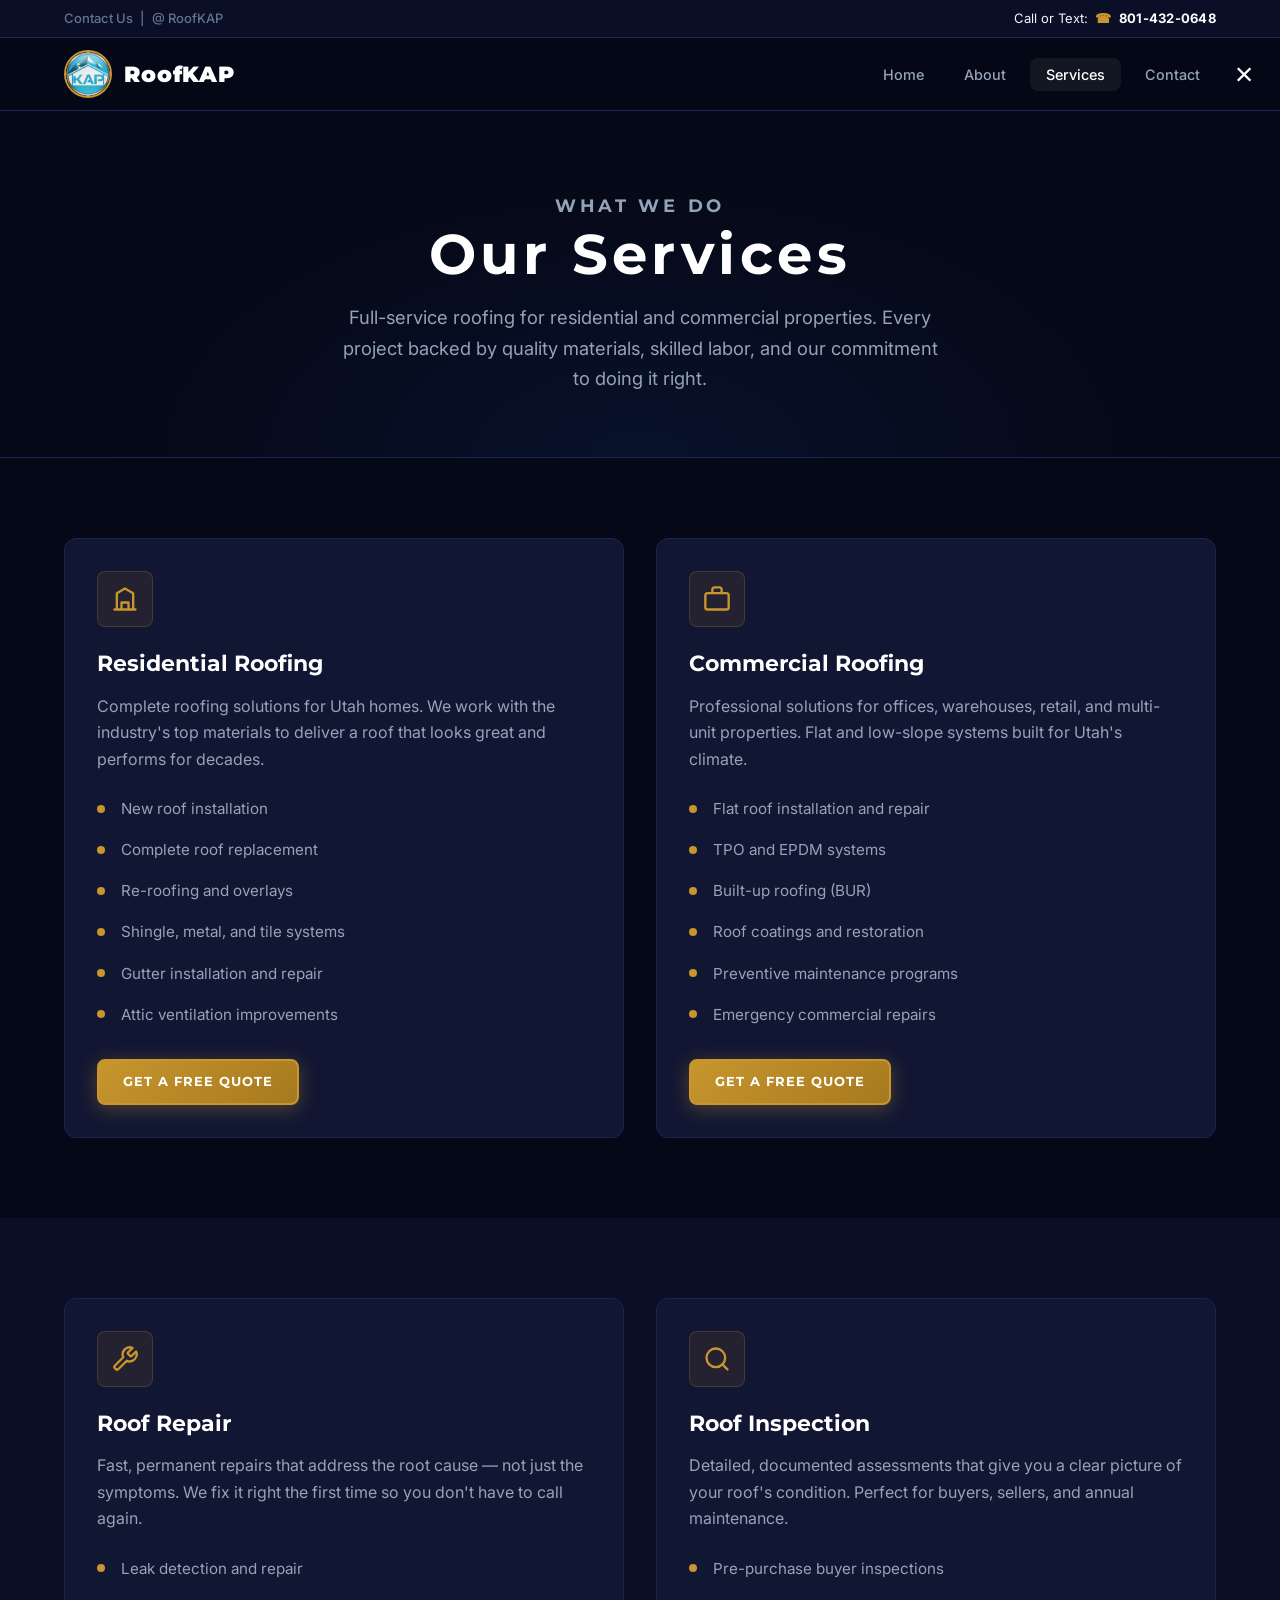
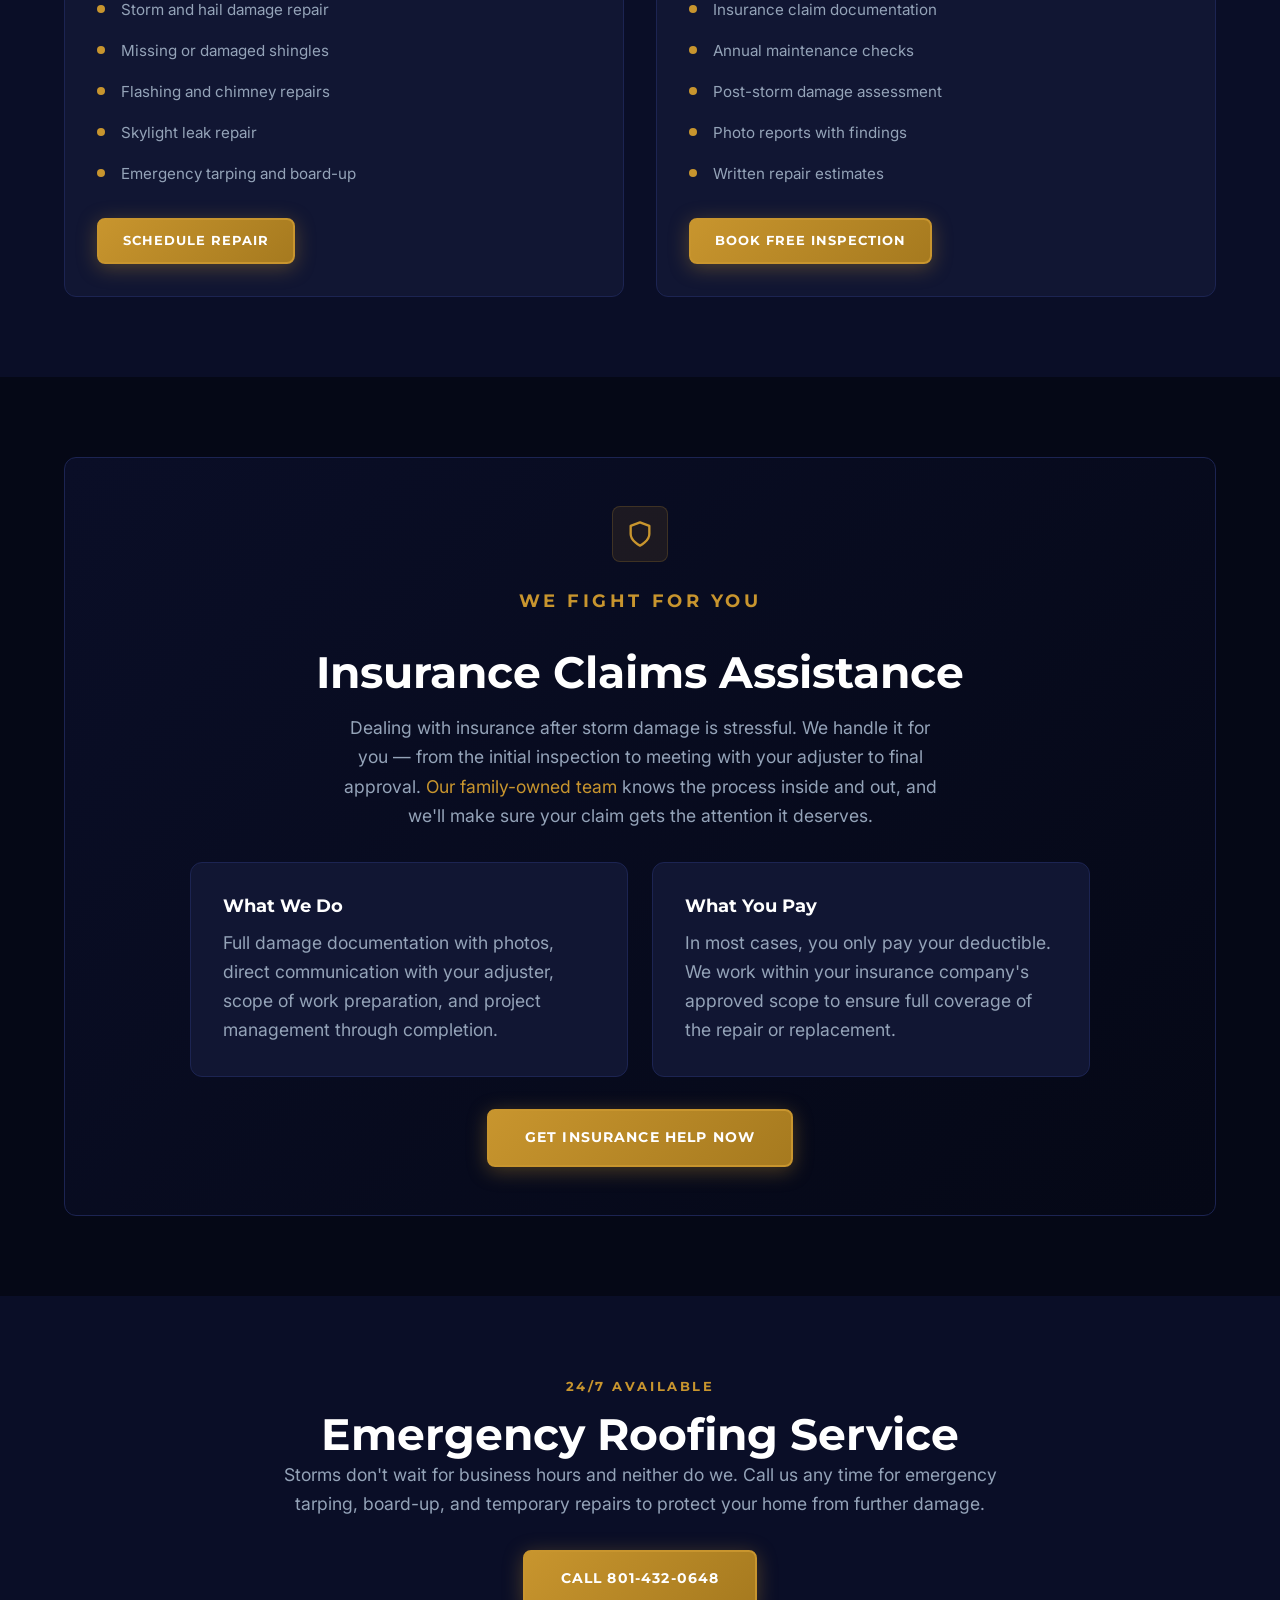
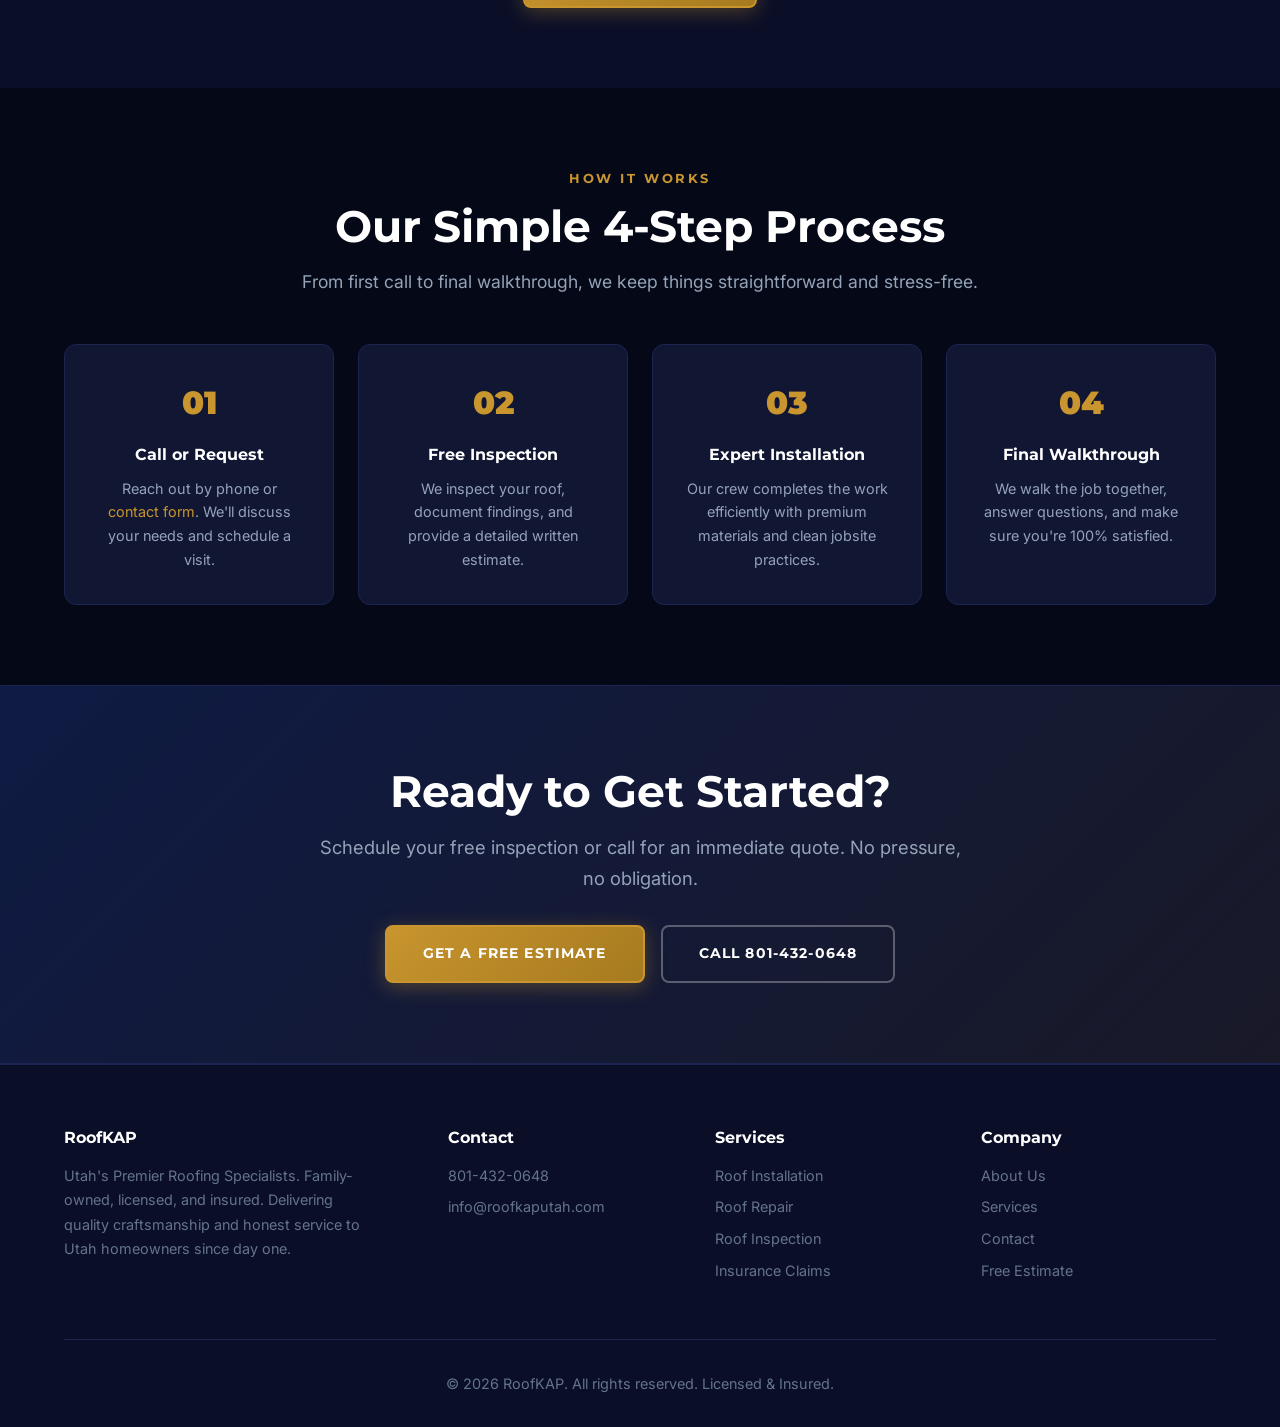
<file: services.html>
<!DOCTYPE html>
<html lang="en">
<head>
  <meta charset="UTF-8">
  <meta name="viewport" content="width=device-width, initial-scale=1.0">
  <meta name="description" content="RoofKAP roofing services: installation, repair, inspection, insurance claims assistance. Residential &amp; commercial roofing in Utah.">
  <link rel="canonical" href="https://roofkaputah.com/services.html">

  <meta property="og:type" content="website">
  <meta property="og:url" content="https://roofkaputah.com/services.html">
  <meta property="og:title" content="Roofing Services - RoofKAP">
  <meta property="og:description" content="Roof installation, repair, inspection &amp; insurance claims help. Free estimates. Call 801-432-0648.">
  <meta property="og:image" content="https://roofkaputah.com/images/og-image.png">
  <meta property="og:image:width" content="1200">
  <meta property="og:image:height" content="630">
  <meta name="twitter:card" content="summary_large_image">
  <meta name="twitter:image" content="https://roofkaputah.com/images/og-image.png">
  <title>Services - RoofKAP</title>
  <link rel="icon" type="image/x-icon" href="images/logo/favicon.ico">
  <link rel="preconnect" href="https://fonts.googleapis.com">
  <link rel="preconnect" href="https://fonts.gstatic.com" crossorigin>
  <link href="https://fonts.googleapis.com/css2?family=Inter:wght@400;500;600;700&family=Montserrat:wght@700;900&display=swap" rel="stylesheet">
  <link rel="stylesheet" href="css/main.css">
  <link rel="stylesheet" href="css/responsive.css">

  <script type="application/ld+json">
  {
    "@context": "https://schema.org",
    "@type": "BreadcrumbList",
    "itemListElement": [
      {
        "@type": "ListItem",
        "position": 1,
        "name": "Home",
        "item": "https://roofkaputah.com/"
      },
      {
        "@type": "ListItem",
        "position": 2,
        "name": "Services"
      }
    ]
  }
  </script>
</head>
<body>

  <!-- ════ TOP BAR ════ -->
  <div class="top-bar">
    <div class="container">
      <div class="top-bar-left">Contact Us&ensp;|&ensp;@ RoofKAP</div>
      <div class="top-bar-right">
        <span>Call or Text:&ensp;<a href="tel:8014320648" class="phone-link"><span class="phone-icon">&#9742;</span> 801-432-0648</a></span>
      </div>
    </div>
  </div>

  <!-- ════ HEADER ════ -->
  <header class="header">
    <nav class="nav-bar">
      <div class="container">
        <a href="index.html" class="logo">
          <picture><source srcset="images/logo/logo.webp" type="image/webp"><img src="images/logo/logo.png" alt="RoofKAP Logo" class="logo-image" width="48" height="48"></picture>
          <span class="logo-text">RoofKAP</span>
        </a>
        <ul class="nav-menu">
          <li><a href="index.html" class="nav-link">Home</a></li>
          <li><a href="about.html" class="nav-link">About</a></li>
          <li><a href="services.html" class="nav-link active">Services</a></li>
          <li><a href="contact.html" class="nav-link">Contact</a></li>
        </ul>
        <button class="mobile-menu-toggle" aria-label="Toggle navigation">&#9776;</button>
      </div>
    </nav>
  </header>

  <!-- ════ PAGE HEADER ════ -->
  <section class="page-header">
    <div class="container">
      <p class="section-label">What We Do</p>
      <h1>Our Services</h1>
      <p>Full-service roofing for residential and commercial properties. Every project backed by quality materials, skilled labor, and our commitment to doing it right.</p>
    </div>
  </section>

  <!-- ════ CORE SERVICES ════ -->
  <section class="section">
    <div class="container">
      <div class="services-grid">
        <!-- Residential -->
        <div class="service-card">
          <div class="card-icon-wrap">
            <svg viewBox="0 0 24 24"><path d="M3 21h18M5 21V7l7-4 7 4v14M9 21v-6h6v6"/></svg>
          </div>
          <h2>Residential Roofing</h2>
          <p>Complete roofing solutions for Utah homes. We work with the industry's top materials to deliver a roof that looks great and performs for decades.</p>
          <ul>
            <li>New roof installation</li>
            <li>Complete roof replacement</li>
            <li>Re-roofing and overlays</li>
            <li>Shingle, metal, and tile systems</li>
            <li>Gutter installation and repair</li>
            <li>Attic ventilation improvements</li>
          </ul>
          <a href="contact.html" class="btn btn-gold btn-sm">Get a Free Quote</a>
        </div>

        <!-- Commercial -->
        <div class="service-card">
          <div class="card-icon-wrap">
            <svg viewBox="0 0 24 24"><rect x="2" y="7" width="20" height="14" rx="2" ry="2"/><path d="M16 7V4a2 2 0 00-2-2h-4a2 2 0 00-2 2v3"/></svg>
          </div>
          <h2>Commercial Roofing</h2>
          <p>Professional solutions for offices, warehouses, retail, and multi-unit properties. Flat and low-slope systems built for Utah's climate.</p>
          <ul>
            <li>Flat roof installation and repair</li>
            <li>TPO and EPDM systems</li>
            <li>Built-up roofing (BUR)</li>
            <li>Roof coatings and restoration</li>
            <li>Preventive maintenance programs</li>
            <li>Emergency commercial repairs</li>
          </ul>
          <a href="contact.html" class="btn btn-gold btn-sm">Get a Free Quote</a>
        </div>
      </div>
    </div>
  </section>

  <!-- ════ REPAIR & INSPECTION ════ -->
  <section class="section section-alt">
    <div class="container">
      <div class="services-grid">
        <!-- Repair -->
        <div class="service-card">
          <div class="card-icon-wrap">
            <svg viewBox="0 0 24 24"><path d="M14.7 6.3a1 1 0 000 1.4l1.6 1.6a1 1 0 001.4 0l3.77-3.77a6 6 0 01-7.94 7.94l-6.91 6.91a2.12 2.12 0 01-3-3l6.91-6.91a6 6 0 017.94-7.94l-3.76 3.76z"/></svg>
          </div>
          <h2>Roof Repair</h2>
          <p>Fast, permanent repairs that address the root cause — not just the symptoms. We fix it right the first time so you don't have to call again.</p>
          <ul>
            <li>Leak detection and repair</li>
            <li>Storm and hail damage repair</li>
            <li>Missing or damaged shingles</li>
            <li>Flashing and chimney repairs</li>
            <li>Skylight leak repair</li>
            <li>Emergency tarping and board-up</li>
          </ul>
          <a href="contact.html" class="btn btn-gold btn-sm">Schedule Repair</a>
        </div>

        <!-- Inspection -->
        <div class="service-card">
          <div class="card-icon-wrap">
            <svg viewBox="0 0 24 24"><circle cx="11" cy="11" r="8"/><line x1="21" y1="21" x2="16.65" y2="16.65"/></svg>
          </div>
          <h2>Roof Inspection</h2>
          <p>Detailed, documented assessments that give you a clear picture of your roof's condition. Perfect for buyers, sellers, and annual maintenance.</p>
          <ul>
            <li>Pre-purchase buyer inspections</li>
            <li>Insurance claim documentation</li>
            <li>Annual maintenance checks</li>
            <li>Post-storm damage assessment</li>
            <li>Photo reports with findings</li>
            <li>Written repair estimates</li>
          </ul>
          <a href="contact.html" class="btn btn-gold btn-sm">Book Free Inspection</a>
        </div>
      </div>
    </div>
  </section>

  <!-- ════ INSURANCE CLAIMS ════ -->
  <section class="section">
    <div class="container">
      <div class="cta-banner">
        <div class="card-icon-wrap" style="margin:0 auto var(--sp-6);">
          <svg viewBox="0 0 24 24"><path d="M12 22s8-4 8-10V5l-8-3-8 3v7c0 6 8 10 8 10z"/></svg>
        </div>
        <p class="section-label">We Fight for You</p>
        <h2>Insurance Claims Assistance</h2>
        <p>Dealing with insurance after storm damage is stressful. We handle it for you — from the initial inspection to meeting with your adjuster to final approval. <a href="about.html">Our family-owned team</a> knows the process inside and out, and we'll make sure your claim gets the attention it deserves.</p>
        <div class="cards-grid" style="max-width:900px; margin:var(--sp-8) auto; text-align:left;">
          <div class="card">
            <h3>What We Do</h3>
            <p>Full damage documentation with photos, direct communication with your adjuster, scope of work preparation, and project management through completion.</p>
          </div>
          <div class="card">
            <h3>What You Pay</h3>
            <p>In most cases, you only pay your deductible. We work within your insurance company's approved scope to ensure full coverage of the repair or replacement.</p>
          </div>
        </div>
        <a href="contact.html" class="btn btn-gold">Get Insurance Help Now</a>
      </div>
    </div>
  </section>

  <!-- ════ EMERGENCY ════ -->
  <section class="section section-alt">
    <div class="container text-center" style="max-width:800px;">
      <p class="section-label">24/7 Available</p>
      <h2>Emergency Roofing Service</h2>
      <p style="font-size:1.1rem; margin-bottom:var(--sp-8);">Storms don't wait for business hours and neither do we. Call us any time for emergency tarping, board-up, and temporary repairs to protect your home from further damage.</p>
      <div class="cta-actions">
        <a href="tel:8014320648" class="btn btn-gold">Call 801-432-0648</a>
      </div>
    </div>
  </section>

  <!-- ════ PROCESS ════ -->
  <section class="section">
    <div class="container">
      <p class="section-label text-center">How It Works</p>
      <h2 class="section-heading text-center">Our Simple 4-Step Process</h2>
      <p class="section-subtext">From first call to final walkthrough, we keep things straightforward and stress-free.</p>

      <div class="cards-grid" style="grid-template-columns: repeat(4, 1fr);">
        <div class="card" style="text-align:center;">
          <div style="font-family:var(--font-display); font-size:2rem; font-weight:900; color:var(--gold); margin-bottom:var(--sp-4);">01</div>
          <h3 style="font-size:1rem;">Call or Request</h3>
          <p style="font-size:0.9rem;">Reach out by phone or <a href="contact.html">contact form</a>. We'll discuss your needs and schedule a visit.</p>
        </div>
        <div class="card" style="text-align:center;">
          <div style="font-family:var(--font-display); font-size:2rem; font-weight:900; color:var(--gold); margin-bottom:var(--sp-4);">02</div>
          <h3 style="font-size:1rem;">Free Inspection</h3>
          <p style="font-size:0.9rem;">We inspect your roof, document findings, and provide a detailed written estimate.</p>
        </div>
        <div class="card" style="text-align:center;">
          <div style="font-family:var(--font-display); font-size:2rem; font-weight:900; color:var(--gold); margin-bottom:var(--sp-4);">03</div>
          <h3 style="font-size:1rem;">Expert Installation</h3>
          <p style="font-size:0.9rem;">Our crew completes the work efficiently with premium materials and clean jobsite practices.</p>
        </div>
        <div class="card" style="text-align:center;">
          <div style="font-family:var(--font-display); font-size:2rem; font-weight:900; color:var(--gold); margin-bottom:var(--sp-4);">04</div>
          <h3 style="font-size:1rem;">Final Walkthrough</h3>
          <p style="font-size:0.9rem;">We walk the job together, answer questions, and make sure you're 100% satisfied.</p>
        </div>
      </div>
    </div>
  </section>

  <!-- ════ CTA ════ -->
  <section class="cta-section">
    <div class="container">
      <h2>Ready to Get Started?</h2>
      <p>Schedule your free inspection or call for an immediate quote. No pressure, no obligation.</p>
      <div class="cta-actions">
        <a href="contact.html" class="btn btn-gold">Get a Free Estimate</a>
        <a href="tel:8014320648" class="btn btn-outline">Call 801-432-0648</a>
      </div>
    </div>
  </section>

  <!-- ════ FOOTER ════ -->
  <footer class="footer">
    <div class="container">
      <div class="footer-grid">
        <div class="footer-brand">
          <h3>RoofKAP</h3>
          <p>Utah's Premier Roofing Specialists. Family-owned, licensed, and insured. Delivering quality craftsmanship and honest service to Utah homeowners since day one.</p>
        </div>
        <div>
          <h3>Contact</h3>
          <ul>
            <li><a href="tel:8014320648">801-432-0648</a></li>
            <li><a href="mailto:info@roofkaputah.com">info@roofkaputah.com</a></li>
          </ul>
        </div>
        <div>
          <h3>Services</h3>
          <ul>
            <li><a href="services.html">Roof Installation</a></li>
            <li><a href="services.html">Roof Repair</a></li>
            <li><a href="services.html">Roof Inspection</a></li>
            <li><a href="services.html">Insurance Claims</a></li>
          </ul>
        </div>
        <div>
          <h3>Company</h3>
          <ul>
            <li><a href="about.html">About Us</a></li>
            <li><a href="services.html">Services</a></li>
            <li><a href="contact.html">Contact</a></li>
            <li><a href="contact.html">Free Estimate</a></li>
          </ul>
        </div>
      </div>
      <div class="footer-bottom">
        <p>&copy; 2026 RoofKAP. All rights reserved. Licensed &amp; Insured.</p>
      </div>
    </div>
  </footer>

  <script src="js/main.js"></script>
  <script src="js/mobile-menu.js"></script>
</body>
</html>
</file>
<file: css/main.css>
/* ========================================
   RoofKAP — Premium Dark Theme
   Designed to project a $40M/year company
   ======================================== */

/* ── CSS Variables ─────────────────────── */
:root {
  /* Core palette */
  --bg-deepest:    #050816;
  --bg-dark:       #0a0e27;
  --bg-card:       #111633;
  --bg-card-hover: #161d42;
  --border-subtle: #1c2452;

  /* Accent */
  --gold:          #c8952e;
  --gold-light:    #e2b04a;
  --gold-dark:     #a67a1f;
  --blue:          #2563eb;
  --blue-light:    #60a5fa;

  /* Text */
  --white:         #ffffff;
  --text-primary:  #f1f5f9;
  --text-secondary:#94a3b8;
  --text-muted:    #64748b;

  /* Typography */
  --font-display:  'Montserrat', sans-serif;
  --font-body:     'Inter', sans-serif;

  /* Spacing scale */
  --sp-1: 0.25rem;
  --sp-2: 0.5rem;
  --sp-3: 0.75rem;
  --sp-4: 1rem;
  --sp-6: 1.5rem;
  --sp-8: 2rem;
  --sp-12: 3rem;
  --sp-16: 4rem;
  --sp-20: 5rem;
  --sp-24: 6rem;

  /* Misc */
  --radius:    0.5rem;
  --radius-lg: 0.75rem;
  --shadow-card: 0 4px 24px rgba(0,0,0,0.35);
  --transition: all 0.3s ease;
}

/* ── Reset ─────────────────────────────── */
*, *::before, *::after { margin: 0; padding: 0; box-sizing: border-box; }
html { scroll-behavior: smooth; -webkit-text-size-adjust: 100%; }

body {
  font-family: var(--font-body);
  font-size: 1rem;
  line-height: 1.65;
  color: var(--text-primary);
  background: var(--bg-deepest);
  -webkit-font-smoothing: antialiased;
}

img { max-width: 100%; height: auto; display: block; }
a   { color: var(--gold); text-decoration: none; transition: var(--transition); }
a:hover { color: var(--gold-light); }
ul  { list-style: none; }

/* ── Typography ────────────────────────── */
h1,h2,h3,h4,h5,h6 {
  font-family: var(--font-display);
  font-weight: 700;
  line-height: 1.15;
  color: var(--white);
}
h1 { font-size: clamp(2rem, 5vw, 3.5rem); letter-spacing: 0.08em; }
h2 { font-size: clamp(1.75rem, 4vw, 2.75rem); }
h3 { font-size: clamp(1.25rem, 3vw, 1.75rem); }
h4 { font-size: 1.125rem; }
p  { color: var(--text-secondary); margin-bottom: var(--sp-4); }
.section-label {
  font-family: var(--font-display);
  font-size: 0.8rem;
  font-weight: 700;
  text-transform: uppercase;
  letter-spacing: 0.2em;
  color: var(--gold);
  margin-bottom: var(--sp-3);
}
.section-heading {
  margin-bottom: var(--sp-4);
}
.section-subtext {
  max-width: 680px;
  margin: 0 auto var(--sp-12);
  font-size: 1.1rem;
  color: var(--text-secondary);
  text-align: center;
}

/* ── Layout ────────────────────────────── */
.container {
  width: 100%;
  max-width: 1200px;
  margin: 0 auto;
  padding: 0 var(--sp-6);
}
.section {
  padding: var(--sp-20) 0;
}
.section-alt {
  background: var(--bg-dark);
}
.text-center { text-align: center; }

/* ── Top Bar ───────────────────────────── */
.top-bar {
  background: var(--bg-dark);
  padding: var(--sp-2) 0;
  font-size: 0.8125rem;
  border-bottom: 1px solid var(--border-subtle);
}
.top-bar .container {
  display: flex;
  justify-content: space-between;
  align-items: center;
  flex-wrap: wrap;
  gap: var(--sp-2);
}
.top-bar-left {
  color: var(--text-muted);
  font-weight: 500;
}
.top-bar-right {
  display: flex;
  gap: var(--sp-6);
  align-items: center;
}
.phone-link {
  color: var(--white);
  font-weight: 700;
  letter-spacing: 0.02em;
}
.phone-link:hover { color: var(--gold); }
.phone-icon {
  color: var(--gold);
  margin-right: var(--sp-1);
}

/* ── Header / Nav ──────────────────────── */
.header {
  position: sticky;
  top: 0;
  z-index: 100;
  background: rgba(5,8,22,0.92);
  backdrop-filter: blur(12px);
  -webkit-backdrop-filter: blur(12px);
  border-bottom: 1px solid var(--border-subtle);
}
.nav-bar {
  padding: var(--sp-3) 0;
}
.nav-bar .container {
  display: flex;
  justify-content: space-between;
  align-items: center;
}
.logo {
  display: flex;
  align-items: center;
  gap: var(--sp-3);
}
.logo-image {
  width: 48px;
  height: 48px;
  border-radius: 50%;
  border: 2px solid var(--gold);
}
.logo-text {
  font-family: var(--font-display);
  font-size: 1.35rem;
  font-weight: 900;
  color: var(--white);
  letter-spacing: 0.04em;
}
.nav-menu {
  display: flex;
  gap: var(--sp-2);
  align-items: center;
}
.nav-link {
  color: var(--text-secondary);
  font-weight: 500;
  font-size: 0.9rem;
  padding: var(--sp-2) var(--sp-4);
  border-radius: var(--radius);
  transition: var(--transition);
}
.nav-link:hover, .nav-link.active {
  color: var(--white);
  background: rgba(255,255,255,0.06);
}
.mobile-menu-toggle {
  display: none;
  background: none;
  border: 2px solid var(--border-subtle);
  border-radius: var(--radius);
  color: var(--white);
  font-size: 1.25rem;
  padding: var(--sp-2);
  cursor: pointer;
  transition: var(--transition);
}
.mobile-menu-toggle:hover { border-color: var(--gold); }

/* ── Hero ──────────────────────────────── */
.hero {
  position: relative;
  min-height: 90vh;
  display: flex;
  flex-direction: column;
  align-items: center;
  justify-content: center;
  text-align: center;
  overflow: hidden;
  background: radial-gradient(ellipse at 50% 120%, rgba(37,99,235,0.12) 0%, transparent 60%),
              radial-gradient(ellipse at 80% 20%, rgba(200,149,46,0.06) 0%, transparent 40%),
              var(--bg-deepest);
}
.hero-background,
.hero-background-wrap {
  position: absolute;
  inset: 0;
  width: 100%;
  height: 100%;
  z-index: 1;
}
.hero-background {
  object-fit: cover;
  object-position: center bottom;
}
.hero-overlay {
  position: absolute;
  inset: 0;
  background: linear-gradient(180deg,
    rgba(5,8,22,0.4) 0%,
    rgba(5,8,22,0.15) 35%,
    rgba(5,8,22,0.05) 60%,
    rgba(5,8,22,0.35) 100%);
  z-index: 2;
}
.hero-content {
  position: relative;
  z-index: 3;
  padding: var(--sp-8) var(--sp-6);
  max-width: 900px;
}
.hero-logo {
  width: 480px;
  height: 480px;
  border-radius: 50%;
  margin: 0 auto var(--sp-8);
  border: 3px solid rgba(200,149,46,0.4);
  box-shadow: 0 0 80px rgba(200,149,46,0.2), 0 0 160px rgba(37,99,235,0.12);
}
.hero-title {
  font-size: clamp(1.125rem, 3vw, 2rem);
  font-weight: 900;
  color: var(--white);
  text-transform: uppercase;
  letter-spacing: 0.1em;
  margin-bottom: var(--sp-6);
  text-shadow: 0 2px 20px rgba(0,0,0,0.5);
  line-height: 1.1;
}
.hero-subtitle {
  font-size: clamp(1rem, 2vw, 1.3rem);
  color: var(--text-secondary);
  margin-bottom: var(--sp-8);
  line-height: 1.6;
}
.hero-actions {
  display: flex;
  gap: var(--sp-4);
  justify-content: center;
  flex-wrap: wrap;
}

/* ── Buttons ───────────────────────────── */
.btn {
  display: inline-flex;
  align-items: center;
  justify-content: center;
  gap: var(--sp-2);
  padding: 0.95rem 2.25rem;
  font-family: var(--font-display);
  font-size: 0.9rem;
  font-weight: 700;
  text-transform: uppercase;
  letter-spacing: 0.08em;
  border: 2px solid transparent;
  border-radius: var(--radius);
  cursor: pointer;
  transition: var(--transition);
  text-decoration: none;
  white-space: nowrap;
}
.btn-gold {
  background: linear-gradient(135deg, var(--gold) 0%, var(--gold-dark) 100%);
  color: var(--white);
  border-color: var(--gold);
  box-shadow: 0 4px 20px rgba(200,149,46,0.35);
}
.btn-gold:hover {
  transform: translateY(-2px);
  box-shadow: 0 8px 30px rgba(200,149,46,0.5);
  color: var(--white);
}
.btn-outline {
  background: transparent;
  color: var(--white);
  border-color: rgba(255,255,255,0.3);
}
.btn-outline:hover {
  border-color: var(--white);
  background: rgba(255,255,255,0.06);
  color: var(--white);
}
.btn-blue {
  background: var(--blue);
  color: var(--white);
  border-color: var(--blue);
}
.btn-blue:hover {
  background: #3b82f6;
  transform: translateY(-2px);
  color: var(--white);
}
.btn-sm {
  padding: 0.65rem 1.5rem;
  font-size: 0.8rem;
}
.btn-block { width: 100%; }

/* ── Trust Bar ─────────────────────────── */
.trust-bar {
  background: var(--bg-dark);
  border-top: 1px solid var(--border-subtle);
  border-bottom: 1px solid var(--border-subtle);
  padding: var(--sp-8) 0;
}
.trust-items {
  display: grid;
  grid-template-columns: repeat(4, 1fr);
  gap: var(--sp-6);
  text-align: center;
}
.trust-item {
  display: flex;
  flex-direction: column;
  align-items: center;
  gap: var(--sp-2);
}
.trust-icon {
  width: 48px;
  height: 48px;
  display: flex;
  align-items: center;
  justify-content: center;
  border-radius: 50%;
  background: rgba(200,149,46,0.1);
  border: 1px solid rgba(200,149,46,0.25);
  color: var(--gold);
  font-size: 1.25rem;
}
.trust-label {
  font-family: var(--font-display);
  font-weight: 700;
  font-size: 0.85rem;
  color: var(--white);
  text-transform: uppercase;
  letter-spacing: 0.06em;
}
.trust-sublabel {
  font-size: 0.78rem;
  color: var(--text-muted);
  margin: 0;
}

/* ── Stats Row ─────────────────────────── */
.stats-row {
  display: grid;
  grid-template-columns: repeat(4, 1fr);
  gap: var(--sp-6);
  text-align: center;
  padding: var(--sp-12) 0;
}
.stat-number {
  font-family: var(--font-display);
  font-size: clamp(2rem, 4vw, 3rem);
  font-weight: 900;
  color: var(--gold);
  line-height: 1;
  margin-bottom: var(--sp-2);
}
.stat-label {
  font-size: 0.85rem;
  font-weight: 600;
  text-transform: uppercase;
  letter-spacing: 0.06em;
  color: var(--text-secondary);
  margin: 0;
}

/* ── Cards ─────────────────────────────── */
.cards-grid {
  display: grid;
  grid-template-columns: repeat(auto-fit, minmax(280px, 1fr));
  gap: var(--sp-6);
}
.card {
  background: var(--bg-card);
  border: 1px solid var(--border-subtle);
  border-radius: var(--radius-lg);
  padding: var(--sp-8);
  transition: var(--transition);
}
.card:hover {
  transform: translateY(-4px);
  border-color: var(--gold);
  box-shadow: 0 12px 40px rgba(200,149,46,0.12);
  background: var(--bg-card-hover);
}
.card-icon-wrap {
  width: 56px;
  height: 56px;
  display: flex;
  align-items: center;
  justify-content: center;
  border-radius: var(--radius);
  background: rgba(200,149,46,0.1);
  border: 1px solid rgba(200,149,46,0.2);
  margin-bottom: var(--sp-6);
}
.card-icon-wrap svg {
  width: 28px;
  height: 28px;
  stroke: var(--gold);
  fill: none;
  stroke-width: 2;
  stroke-linecap: round;
  stroke-linejoin: round;
}
.card h3 {
  font-size: 1.15rem;
  margin-bottom: var(--sp-3);
}
.card p {
  font-size: 0.95rem;
  line-height: 1.65;
  color: var(--text-secondary);
  margin-bottom: var(--sp-4);
}
.card p:last-child { margin-bottom: 0; }

/* ── Service Cards (services page) ─────── */
.services-grid {
  display: grid;
  grid-template-columns: repeat(auto-fit, minmax(340px, 1fr));
  gap: var(--sp-8);
}
.service-card {
  background: var(--bg-card);
  border: 1px solid var(--border-subtle);
  border-radius: var(--radius-lg);
  padding: var(--sp-8);
  transition: var(--transition);
}
.service-card:hover {
  border-color: var(--gold);
  box-shadow: 0 12px 40px rgba(200,149,46,0.12);
}
.service-card h2 {
  font-size: 1.4rem;
  margin-bottom: var(--sp-4);
}
.service-card ul {
  list-style: none;
  margin: var(--sp-4) 0 var(--sp-6);
}
.service-card li {
  color: var(--text-secondary);
  padding: var(--sp-2) 0;
  padding-left: var(--sp-6);
  position: relative;
  font-size: 0.95rem;
}
.service-card li::before {
  content: '';
  position: absolute;
  left: 0;
  top: 50%;
  transform: translateY(-50%);
  width: 8px;
  height: 8px;
  border-radius: 50%;
  background: var(--gold);
}

/* ── CTA Banner ────────────────────────── */
.cta-banner {
  background: linear-gradient(135deg, var(--bg-dark) 0%, var(--bg-deepest) 100%);
  border: 1px solid var(--border-subtle);
  border-radius: var(--radius-lg);
  padding: var(--sp-12) var(--sp-8);
  text-align: center;
}
.cta-banner h2 { margin-bottom: var(--sp-4); }
.cta-banner p {
  font-size: 1.1rem;
  max-width: 600px;
  margin: 0 auto var(--sp-8);
}
.cta-actions {
  display: flex;
  gap: var(--sp-4);
  justify-content: center;
  flex-wrap: wrap;
}

/* ── Full-width CTA Section ────────────── */
.cta-section {
  background: linear-gradient(135deg, rgba(37,99,235,0.15) 0%, rgba(200,149,46,0.08) 100%),
              var(--bg-dark);
  border-top: 1px solid var(--border-subtle);
  border-bottom: 1px solid var(--border-subtle);
  padding: var(--sp-20) 0;
  text-align: center;
}
.cta-section h2 { margin-bottom: var(--sp-4); }
.cta-section p {
  font-size: 1.15rem;
  max-width: 650px;
  margin: 0 auto var(--sp-8);
  color: var(--text-secondary);
}

/* ── Highlight Strip (3-col CTA) ───────── */
.highlight-strip {
  display: grid;
  grid-template-columns: repeat(3, 1fr);
  gap: 0;
  border: 1px solid var(--border-subtle);
  border-radius: var(--radius-lg);
  overflow: hidden;
  margin-top: var(--sp-8);
}
.highlight-item {
  display: flex;
  flex-direction: column;
  align-items: center;
  justify-content: center;
  gap: var(--sp-3);
  padding: var(--sp-8) var(--sp-6);
  background: var(--bg-card);
  text-align: center;
  transition: var(--transition);
  border-right: 1px solid var(--border-subtle);
}
.highlight-item:last-child { border-right: none; }
.highlight-item:hover { background: var(--bg-card-hover); }
.highlight-icon {
  width: 52px;
  height: 52px;
  display: flex;
  align-items: center;
  justify-content: center;
  border-radius: 50%;
  font-size: 1.4rem;
}
.highlight-icon.gold  { background: rgba(200,149,46,0.12); color: var(--gold); }
.highlight-icon.blue  { background: rgba(37,99,235,0.12);  color: var(--blue-light); }
.highlight-icon.green { background: rgba(16,185,129,0.12); color: #34d399; }
.highlight-title {
  font-family: var(--font-display);
  font-size: 1rem;
  font-weight: 700;
  color: var(--white);
}
.highlight-text {
  font-size: 0.85rem;
  color: var(--text-muted);
  margin: 0;
}

/* ── Contact Form ──────────────────────── */
.contact-grid {
  display: grid;
  grid-template-columns: 1fr 1.2fr;
  gap: var(--sp-8);
}
.contact-info {
  background: var(--bg-card);
  border: 1px solid var(--border-subtle);
  border-radius: var(--radius-lg);
  padding: var(--sp-8);
}
.contact-item {
  display: flex;
  align-items: flex-start;
  gap: var(--sp-4);
  margin-bottom: var(--sp-6);
}
.contact-item:last-child { margin-bottom: 0; }
.contact-icon-wrap {
  width: 44px;
  height: 44px;
  min-width: 44px;
  display: flex;
  align-items: center;
  justify-content: center;
  border-radius: var(--radius);
  background: rgba(200,149,46,0.1);
  border: 1px solid rgba(200,149,46,0.2);
  color: var(--gold);
  font-size: 1.1rem;
}
.contact-details h4 { margin-bottom: var(--sp-1); }
.contact-details p { margin: 0; font-size: 0.95rem; }
.contact-details a { color: var(--gold); }
.contact-details a:hover { color: var(--gold-light); }

.contact-form-wrap {
  background: var(--bg-card);
  border: 1px solid var(--border-subtle);
  border-radius: var(--radius-lg);
  padding: var(--sp-8);
}
.form-group { margin-bottom: var(--sp-4); }
.form-label {
  display: block;
  margin-bottom: var(--sp-2);
  font-size: 0.875rem;
  font-weight: 600;
  color: var(--text-primary);
}
.form-input,
.form-select,
.form-textarea {
  width: 100%;
  padding: 0.8rem 1rem;
  background: var(--bg-deepest);
  border: 1px solid var(--border-subtle);
  border-radius: var(--radius);
  color: var(--white);
  font-family: var(--font-body);
  font-size: 0.95rem;
  transition: var(--transition);
}
.form-input:focus,
.form-select:focus,
.form-textarea:focus {
  outline: none;
  border-color: var(--gold);
  box-shadow: 0 0 0 3px rgba(200,149,46,0.12);
}
.form-textarea { min-height: 140px; resize: vertical; }
.form-input::placeholder,
.form-textarea::placeholder { color: var(--text-muted); }

/* ── Page Headers (inner pages) ────────── */
.page-header {
  position: relative;
  padding: var(--sp-20) 0 var(--sp-16);
  text-align: center;
  background: radial-gradient(ellipse at 50% 100%, rgba(37,99,235,0.1) 0%, transparent 60%),
              var(--bg-deepest);
  border-bottom: 1px solid var(--border-subtle);
}
.page-header h1 {
  margin-bottom: var(--sp-4);
}
.page-header p {
  font-size: 1.15rem;
  color: var(--text-secondary);
  max-width: 600px;
  margin: 0 auto;
}

/* ── Footer ────────────────────────────── */
.footer {
  background: var(--bg-dark);
  border-top: 1px solid var(--border-subtle);
  padding: var(--sp-16) 0 var(--sp-8);
}
.footer-grid {
  display: grid;
  grid-template-columns: 1.5fr repeat(3, 1fr);
  gap: var(--sp-8);
  margin-bottom: var(--sp-12);
}
.footer h3 {
  font-size: 1rem;
  margin-bottom: var(--sp-4);
  color: var(--white);
}
.footer p, .footer li {
  font-size: 0.9rem;
  color: var(--text-muted);
}
.footer li { margin-bottom: var(--sp-2); }
.footer a { color: var(--text-muted); }
.footer a:hover { color: var(--gold); }
.footer-brand p {
  max-width: 300px;
  line-height: 1.7;
}
.footer-bottom {
  text-align: center;
  padding-top: var(--sp-8);
  border-top: 1px solid var(--border-subtle);
  font-size: 0.8rem;
  color: var(--text-muted);
}
.footer-bottom p { margin: 0; color: var(--text-muted); }

/* ── Utility ───────────────────────────── */
.sr-only {
  position: absolute; width: 1px; height: 1px;
  padding: 0; margin: -1px; overflow: hidden;
  clip: rect(0,0,0,0); border: 0;
}
.error {
  border-color: #ef4444 !important;
  box-shadow: 0 0 0 3px rgba(239,68,68,0.15) !important;
}
</file>
<file: css/responsive.css>
/* ========================================
   Responsive — RoofKAP
   ======================================== */

/* ── Tablet ≤ 1024px ───────────────────── */
@media (max-width: 1024px) {
  .hero { min-height: 80vh; }
  .hero-logo { width: 380px; height: 380px; }
  .trust-items { grid-template-columns: repeat(2, 1fr); gap: var(--sp-8); }
  .stats-row  { grid-template-columns: repeat(2, 1fr); gap: var(--sp-8); }
  .highlight-strip { grid-template-columns: 1fr; }
  .highlight-item { border-right: none; border-bottom: 1px solid var(--border-subtle); }
  .highlight-item:last-child { border-bottom: none; }
  .contact-grid { grid-template-columns: 1fr; }
  .footer-grid { grid-template-columns: repeat(2, 1fr); }
}

/* ── Mobile ≤ 768px ────────────────────── */
@media (max-width: 768px) {
  /* Nav */
  .top-bar .container {
    flex-direction: column;
    text-align: center;
    gap: var(--sp-2);
  }
  .top-bar-right {
    flex-direction: column;
    gap: var(--sp-1);
  }
  .mobile-menu-toggle { display: block; }
  .nav-menu {
    position: fixed;
    top: 0;
    right: -100%;
    width: 80%;
    max-width: 320px;
    height: 100vh;
    height: 100dvh;
    background: var(--bg-dark);
    flex-direction: column;
    padding: var(--sp-16) var(--sp-6);
    transition: right 0.3s ease;
    box-shadow: -8px 0 30px rgba(0,0,0,0.5);
    z-index: 1001;
  }
  .nav-menu.active { right: 0; }
  .nav-menu li { width: 100%; }
  .nav-link {
    display: block;
    padding: var(--sp-4) 0;
    font-size: 1rem;
    border-bottom: 1px solid var(--border-subtle);
    border-radius: 0;
  }
  .mobile-menu-overlay {
    position: fixed; inset: 0;
    background: rgba(0,0,0,0.6);
    z-index: 1000;
    display: none;
  }
  .mobile-menu-overlay.active { display: block; }

  /* Hero — logo in dark sky at top, house image big below it */
  .hero {
    min-height: auto;
    flex-direction: column;
    justify-content: flex-start;
    align-items: stretch;
  }
  .hero-background-wrap {
    position: relative;
    width: 100%;
    height: auto;
  }
  .hero-background {
    position: relative;
    width: 100%;
    height: auto;
    aspect-ratio: 1024 / 700;
    object-fit: cover;
    object-position: center bottom;
    z-index: 1;
  }
  .hero-overlay {
    display: none;
  }
  .hero-content {
    position: relative;
    z-index: 3;
    order: -1;
    background: var(--bg-deepest);
    padding: var(--sp-6) var(--sp-4) var(--sp-4);
  }
  .hero-logo {
    width: 180px;
    height: 180px;
    margin: 0 auto var(--sp-4);
  }
  .hero-title {
    font-size: 1rem;
    margin-bottom: var(--sp-3);
  }
  .hero-subtitle {
    font-size: 0.85rem;
    margin-bottom: var(--sp-4);
  }
  .hero-actions { flex-direction: column; align-items: center; gap: var(--sp-3); }
  .hero-actions .btn { width: 100%; max-width: 320px; }

  /* Trust */
  .trust-items { grid-template-columns: repeat(2, 1fr); gap: var(--sp-4); }
  .trust-icon { width: 40px; height: 40px; font-size: 1rem; }
  .trust-label { font-size: 0.75rem; }

  /* Stats */
  .stats-row { grid-template-columns: repeat(2, 1fr); gap: var(--sp-6); }

  /* Cards */
  .cards-grid { grid-template-columns: 1fr; }
  .services-grid { grid-template-columns: 1fr; }

  /* Sections */
  .section { padding: var(--sp-12) 0; }
  .cta-section { padding: var(--sp-12) 0; }
  .page-header { padding: var(--sp-12) 0 var(--sp-8); }

  /* Footer */
  .footer-grid { grid-template-columns: 1fr; text-align: center; }
  .footer-brand p { margin: 0 auto; }
}

/* ── Small Mobile ≤ 480px ──────────────── */
@media (max-width: 480px) {
  .hero-logo { width: 150px; height: 150px; }
  .logo-text { font-size: 1.15rem; }
  .logo-image { width: 38px; height: 38px; }
  .btn { padding: 0.8rem 1.5rem; font-size: 0.82rem; }
  .card { padding: var(--sp-6); }
  .service-card { padding: var(--sp-6); }
  .contact-info { padding: var(--sp-6); }
  .contact-form-wrap { padding: var(--sp-6); }
  .cta-banner { padding: var(--sp-8) var(--sp-4); }
}
</file>
